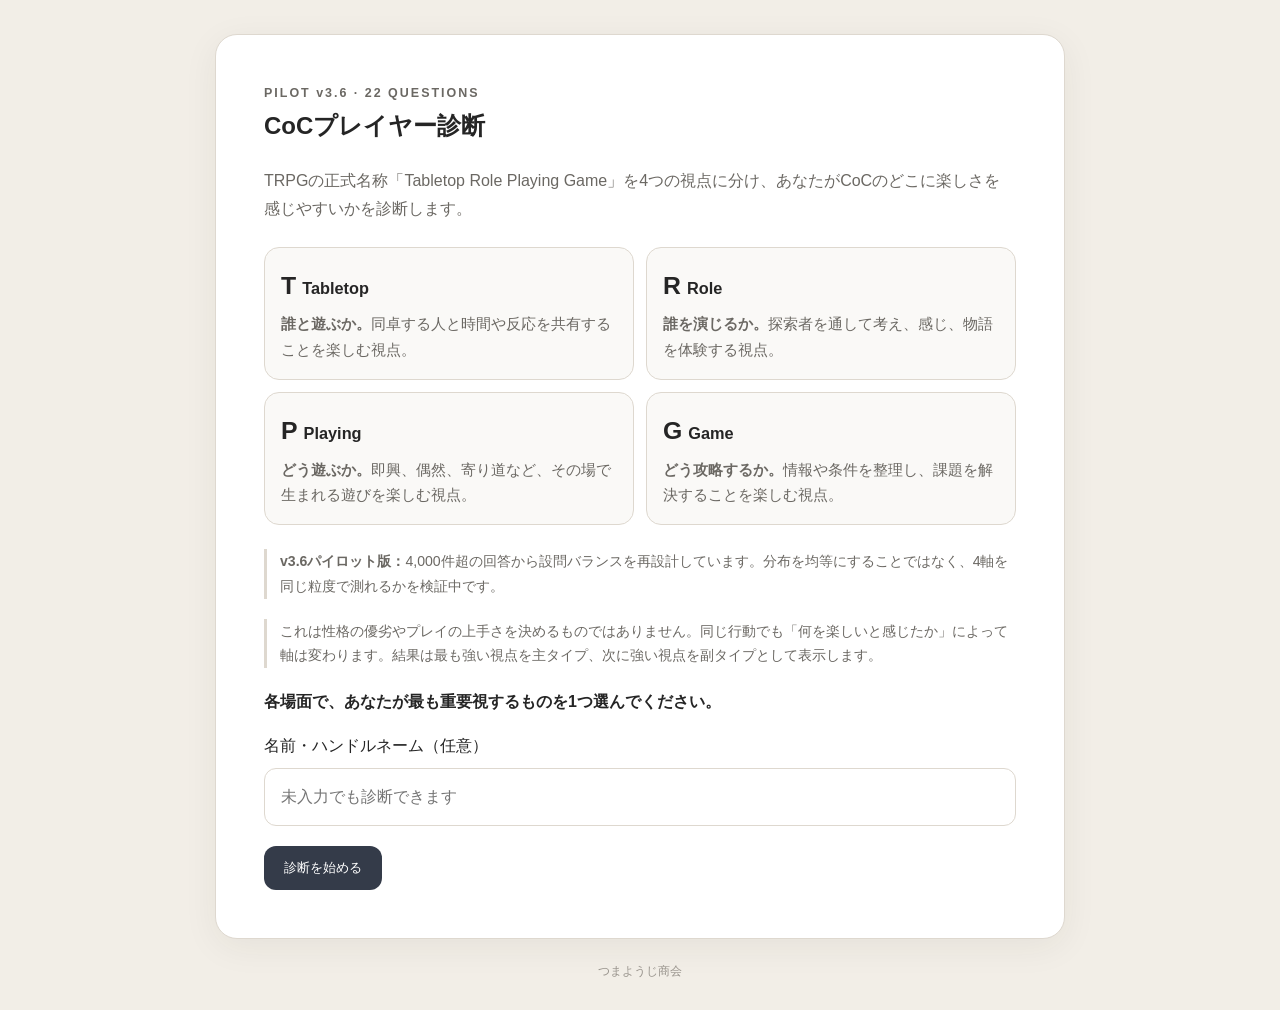
<file: index.html>
<!doctype html>
<html lang="ja">
<head>
<meta charset="utf-8">
<meta name="viewport" content="width=device-width,initial-scale=1">
<title>CoCプレイヤー診断 v3.6</title>
<meta name="description" content="22問で、あなたがCoCのどこに楽しさを感じやすいかを12タイプに診断します。">
<meta property="og:title" content="CoCプレイヤー診断">
<meta property="og:description" content="22問であなたのCoCの遊び方を12タイプに診断。">
<meta property="og:type" content="website">
<meta property="og:url" content="https://kanjiki.github.io/coc-player-type/">
<meta name="twitter:card" content="summary">
<style>
:root{--ink:#252525;--muted:#6b6863;--paper:#f2eee7;--card:#fff;--line:#ded8cf;--accent:#343b49}*{box-sizing:border-box}body{margin:0;background:var(--paper);color:var(--ink);font-family:-apple-system,BlinkMacSystemFont,"Segoe UI","Noto Sans JP",sans-serif;line-height:1.75}.wrap{width:min(850px,calc(100% - 28px));margin:34px auto}.card{background:var(--card);border:1px solid var(--line);border-radius:22px;padding:clamp(22px,5vw,48px);box-shadow:0 8px 35px #342b2010}.hidden{display:none!important}h1,h2,h3,p{margin-top:0}.eyebrow{font-size:.78rem;letter-spacing:.16em;color:var(--muted);font-weight:800}.lead{color:var(--muted)}.axis-grid{display:grid;grid-template-columns:repeat(2,1fr);gap:12px;margin:24px 0}.axis-card{border:1px solid var(--line);border-radius:15px;padding:16px;background:#faf9f7}.axis-card h3{margin:0 0 5px;font-size:1.02rem}.axis-card b{font-size:1.55rem;margin-right:6px}.axis-card p{font-size:.91rem;color:var(--muted);margin:0}.note{font-size:.88rem;color:var(--muted);border-left:3px solid var(--line);padding-left:13px;margin:20px 0}input{width:100%;padding:14px 16px;border:1px solid var(--line);border-radius:12px;font:inherit;margin:8px 0 20px}.btns{display:flex;gap:10px;flex-wrap:wrap}.btn{border:0;border-radius:12px;padding:13px 20px;background:var(--accent);color:#fff;font:700 1rem inherit;cursor:pointer}.btn.sub{background:#ebe7e0;color:var(--ink)}.progress{height:8px;background:#e6e1d9;border-radius:10px;overflow:hidden;margin:12px 0 28px}.progress i{display:block;height:100%;background:var(--accent)}.option{display:block;width:100%;text-align:left;margin:10px 0;padding:15px 17px;border:1px solid var(--line);border-radius:14px;background:#fff;color:var(--ink);font:inherit;cursor:pointer}.option:hover,.option.selected{border-color:var(--accent);background:#f4f5f7}.type{font-size:clamp(2.7rem,11vw,5.7rem);font-weight:900;line-height:1.08;margin:.15em 0}.type-code{margin:7px 0 4px;color:var(--muted);font-weight:900;letter-spacing:.08em}.subtitle{font-size:1.2rem;color:var(--muted);font-weight:700}.box{background:#f7f5f1;border-radius:16px;padding:20px;margin:20px 0}.compat{border-left:6px solid var(--accent)}.scores{display:grid;grid-template-columns:repeat(4,1fr);gap:9px;margin:18px 0}.score{background:#f3f1ed;border-radius:12px;text-align:center;padding:12px 4px}.score b{display:block;font-size:1.3rem}canvas#radar{width:min(100%,650px);display:block;margin:15px auto}.status{color:var(--muted);font-size:.9rem;margin-top:12px}.share-note{color:var(--muted);font-size:.85rem;margin-top:13px}
.related-links{margin:30px 0 4px;padding-top:18px;border-top:1px solid var(--line);text-align:center;color:var(--muted)}
.related-links .related-label{margin:0 0 5px;font-size:.72rem;letter-spacing:.08em;color:#918d86}
.related-links a{color:var(--muted);font-size:.9rem;text-decoration:none;border-bottom:1px solid #cfc9c0;padding-bottom:1px}
.related-links a:hover{color:var(--ink);border-color:var(--muted)}
.site-footer{width:min(850px,calc(100% - 28px));margin:-12px auto 28px;text-align:center;font-size:.76rem;color:#99948d}
.site-footer a{color:inherit;text-decoration:none}
.site-footer a:hover{color:var(--muted)}
@media(max-width:560px){.scores,.axis-grid{grid-template-columns:1fr}.btn{width:100%}}
</style>
</head>
<body>
<main class="wrap">
<section id="start" class="card">
<div class="eyebrow">PILOT v3.6 · 22 QUESTIONS</div><h1>CoCプレイヤー診断</h1>
<p class="lead">TRPGの正式名称「Tabletop Role Playing Game」を4つの視点に分け、あなたがCoCのどこに楽しさを感じやすいかを診断します。</p>
<div class="axis-grid">
<article class="axis-card"><h3><b>T</b>Tabletop</h3><p><strong>誰と遊ぶか。</strong>同卓する人と時間や反応を共有することを楽しむ視点。</p></article>
<article class="axis-card"><h3><b>R</b>Role</h3><p><strong>誰を演じるか。</strong>探索者を通して考え、感じ、物語を体験する視点。</p></article>
<article class="axis-card"><h3><b>P</b>Playing</h3><p><strong>どう遊ぶか。</strong>即興、偶然、寄り道など、その場で生まれる遊びを楽しむ視点。</p></article>
<article class="axis-card"><h3><b>G</b>Game</h3><p><strong>どう攻略するか。</strong>情報や条件を整理し、課題を解決することを楽しむ視点。</p></article>
</div>
<p class="note"><strong>v3.6パイロット版：</strong>4,000件超の回答から設問バランスを再設計しています。分布を均等にすることではなく、4軸を同じ粒度で測れるかを検証中です。</p>
<p class="note">これは性格の優劣やプレイの上手さを決めるものではありません。同じ行動でも「何を楽しいと感じたか」によって軸は変わります。結果は最も強い視点を主タイプ、次に強い視点を副タイプとして表示します。</p>
<p><strong>各場面で、あなたが最も重要視するものを1つ選んでください。</strong></p>
<label>名前・ハンドルネーム（任意）<input id="name" maxlength="40" placeholder="未入力でも診断できます"></label>
<button class="btn" onclick="startDiagnosis()">診断を始める</button>
</section>
<section id="quiz" class="card hidden"><div id="count" class="eyebrow"></div><div class="progress"><i id="bar"></i></div><h2 id="question"></h2><p id="scene" class="lead"></p><div id="options"></div><div class="btns"><button class="btn sub" id="back" onclick="goBack()">戻る</button></div></section>
<section id="result" class="card hidden"><div class="eyebrow">YOUR COC PLAYER TYPE</div><p id="named" class="lead"></p><div id="type" class="type"></div><div id="typeCode" class="type-code"></div><div id="typeName" class="subtitle"></div><canvas id="radar" width="700" height="560"></canvas><div id="scores" class="scores"></div><div class="box"><h3>あなたのプレイスタイル</h3><p id="description"></p></div><div class="box compat"><h3>相性◎ <span id="compatType"></span></h3><p id="compatReason"></p></div><div class="box"><h3>T / R / P / G の読み方</h3><div id="axisDetails" class="axis-grid"></div></div><p id="same" class="lead"></p><div class="btns"><button class="btn" onclick="saveImage()">結果画像を保存</button><button class="btn" onclick="shareX()">Xで共有</button><button class="btn sub" onclick="nativeShare()">共有</button><button class="btn sub" onclick="copyResult()">結果をコピー</button><button class="btn sub" onclick="restart()">もう一度</button></div><p class="share-note">PCなど画像を直接共有できない環境では、結果画像を保存した後にX投稿画面を開きます。</p><p id="status" class="status"></p><div class="related-links"><p class="related-label">他にも作ってます</p><a href="https://kanjiki.github.io/coc-continuation-finder/" target="_blank" rel="noopener noreferrer">この自陣、次どこ行く？</a></div></section>
</main>
<footer class="site-footer"><a href="https://kanjiki.github.io/kanjiki-HP/" target="_blank" rel="noopener noreferrer">つまようじ商会</a></footer>
<script>
const APP_VERSION='3.6.1-pilot';
const SITE_URL='https://kanjiki.github.io/coc-player-type/';
const GAS_API_URL='https://script.google.com/macros/s/AKfycbxpLJ0yHbtepDPN4psF2YjcACxjlDosoeawcub04S1Fw8OlVNQe9ndYoj5sgrIDUpAW0g/exec';
const QUESTIONS=[["卓への誘い","知人からCoCのセッションに誘われた。参加者やシナリオの詳細はまだ決まっていない。参加を考えるとき、一番知りたいのは？",["誰が参加して、どんな雰囲気の卓になりそうか。","どんな立場や関係性の探索者を作れそうか。","どの程度、自分で行動を試したり予定外に動けるシナリオか。","所要時間・難易度・主な目的がどのくらい明確か。"],[1,1,1,1]],["卓前のすり合わせ","初対面の人が多い卓。開始前に一つだけ確認できるなら？",["参加者がどんなノリや会話を好むか。","PC同士をどんな関係性にできそうか。","想定外の提案や寄り道をどこまで歓迎する卓か。","ルール運用や情報共有をどう進める卓か。"],[1,1,1,1]],["シナリオ選択","どれも同じくらい評判が良いシナリオから一つ選ぶ。最後の決め手は？",["このメンバーだからこそ盛り上がりそうなもの。","探索者として強く入り込める役柄や関係性があるもの。","選択や試行によって展開が変わりそうなもの。","推理・調査・戦闘など、考え応えのある課題がありそうなもの。"],[1,1,1,1]],["HOを握るなら","どのHOも設定の魅力は同じくらい。最後の決め手は？",["他PCとのやり取りが自然に多くなりそうなHO。","自分が演じたい人物像を深く掘れそうなHO。","行動や解釈の裁量が大きそうなHO。","自分の役割や得意分野がはっきりしそうなHO。"],[1,1,1,1]],["探索者作成","新しい探索者を作る。何を重視する？",["誰かと組んだときに会話や絡みが生まれやすい人物。","どんな人生を送り、何を大切にしている人物か。","こんな人物を作ったら卓でどうなるか。","技能や能力値を見て役立つ構成。"],[1,1,1,1]],["セッション開始","このシナリオでは探索者の行動にかなり自由度がある。",["このメンバーで好きに遊べることが楽しみ。","探索者が最も行いそうな行動を考える。","普段ならしない行動も選択肢に入れたい。","最もゴールに近づく行動を取る。"],[1,1,1,1]],["NPCとの会話","会話が続くが、事件に関係する情報はまだ出てこない。",["他のPLの反応を見ることも含めて楽しめる。","探索者ならどんな態度を取るか考える。","事件と関係のない話題まで広げてみる。","会話を整理して要点を聞きたい。"],[1,1,1,1]],["追加行動","一度だけ、通常より一回多く行動できるボーナスを得た。どこで使いたい？",["仲間との連携や、他PCの見せ場が広がる場面。","探索者らしい行動を最後まで通したい場面。","普段なら選ばない手段を試してみたい場面。","成功すれば局面が大きく有利になる場面。"],[1,1,1,1]],["発狂","あなたの探索者は発狂してしまった。",["他PLにも伝わりやすい発狂ロールプレイをする。","探索者に最もふさわしい発狂ロールプレイをする。","発狂を逆手に取り何かできないか考える。","速やかに精神分析を要求する。"],[1,1,1,1]],["偶然の失敗","重要な判定に失敗し、予想外の状況になった。まず気になるのは？",["その失敗に対して他のPLがどう反応するか。","探索者がその失敗をどう受け止めるか。","失敗で生まれた新しい状況を何に使えるか。","次はどうすれば成功率を上げられるか。"],[1,1,1,1]],["他PLの発言","別のPLがシリアスな場面で少し場違いな発言をした。",["その一言で卓全体の空気が変わるのも楽しい。","探索者ならどう受け取るか考える。","流れに乗って自分も軽い返しをしてみる。","その発言が場面や交渉にどう影響するか整理する。"],[1,1,1,1]],["戦闘の進め方","探索者たちは戦闘に突入した。何を一番意識する？",["仲間と声を掛け合いながら戦う流れ。","戦闘中も探索者らしい判断や台詞を通すこと。","地形・道具・技能を組み合わせて定石外の手を試すこと。","敵味方の状態を見て最も有効な行動を選ぶこと。"],[1,1,1,1]],["未知の装置","目的に関係ありそうな未知の装置を見つけた。説明は不十分で、触れば何か起きそうだ。",["皆で意見を出し合い、納得できる触り方を決める。","探索者の性格や知識なら触るかどうかで決める。","小さく試して反応を見ながら仕組みを探る。","周辺情報を集め、条件とリスクを整理してから動く。"],[1,1,1,1]],["探索中の寄り道","本筋とは関係なさそうな場所を見つけた。",["皆で見て回る時間も楽しそう。","探索者が興味を持つか考える。","関係がなさそうだからこそ寄り道したい。","残り時間から寄る価値を判断する。"],[1,1,1,1]],["KPの想定外","KPの想定していなかった方法で問題が解決した。何が一番面白い、または嬉しい？",["その『まさか』を皆で共有できたこと。","探索者の選択として自然に成立したこと。","予定外の結果から新しい選択肢が生まれたこと。","一つ課題を解決し、次へ進めるようになったこと。"],[1,1,1,1]],["危険な呪文","大きな代償を伴うが状況を打開できる呪文が見つかった。",["皆で使うかどうか相談する。","探索者なら代償込みで使うか判断する。","条件を変えられる部分がないか、試し方を考える。","成功率と代償を比較して実行する価値を判断する。"],[1,1,1,1]],["自由時間","予定より早く本筋が一段落し、30分ほど自由に使えることになった。何をしたい？",["PCやPL同士の会話・交流の時間にする。","探索者個人の気持ちや関係を掘り下げる場面をやる。","気になっていた場所や行動を試してみる。","未回収の情報や追加で解ける課題を確認する。"],[1,1,1,1]],["探索者の死","自分の探索者が瀕死になった。",["それすら楽しい思い出になると感じる。","死ぬ間際のロールプレイを考える。","最後に思い切ったことをしたい。","生存率を上げる手段を整理する。"],[1,1,1,1]],["セッション終了","セッションが終わった直後、最初に考えがちなのは？",["他の参加者とどの場面を話したいか。","探索者やNPCがこの後どうなるか。","選ばなかった手や別の分岐なら何が起きたか。","見落とした情報や、もっと良い解法がなかったか。"],[1,1,1,1]],["セッション後","感想を話している。",["PL会議が盛り上がったことを振り返る。","探索者の心情を振り返る。","予想外に転がった場面を振り返る。","別の判断ならもっと上手く進めたか考える。"],[1,1,1,1]],["次回の卓","同じくらい魅力的な卓が4つある。最後の決め手を一つだけ選ぶなら？",["気の合う人と一緒に遊べる。","強く演じてみたい探索者や関係性がある。","自分なりに試せる余地や予想外の展開が多い。","考えて突破する手応えのある課題がある。"],[1,1,1,1]],["最後に語るなら","セッションの面白さを一つだけ人に話すなら、何を話したくなる？",["卓のみんなとの掛け合いや空気。","探索者が何を感じ、どんな選択をしたか。","試したことから予想外の展開が生まれた場面。","情報をつなぎ、難しい状況を解決した過程。"],[1,1,1,1]]];
const KEYS=['T','R','P','G'];
const NAMES={T:'Tabletop',R:'Role',P:'Playing',G:'Game'};
const TYPE_NICKNAMES={TR:'共演卓型',TP:'ハプニング卓型',TG:'チーム攻略型',RT:'関係性演者型',RP:'即興役者型',RG:'役柄攻略型',PT:'巻き込み即興型',PR:'即興ドラマ型',PG:'奇策攻略型',GT:'協働攻略型',GR:'キャラ戦術型',GP:'実験攻略型'};
const AXES={T:['誰と遊ぶか','人と同じ時間や出来事を共有することに価値を置く視点です。場の反応や関係を受け止め、皆が参加しやすい空気を育てます。強く出ると、慣れたメンバーや共有済みの作法を安心材料にし、新しい形式には慎重になることがあります。'],R:['誰を演じるか','探索者を媒介に、世界を考え、感じ、選択することに価値を置く視点です。人物像や関係に説得力と余韻を生みます。強く出ると、自分の探索者の体験だけで満足し、卓全体への目配りが後になることがあります。'],P:['どう遊ぶか','正解だけでなく、即興、偶然、寄り道、試みから生まれる遊びに価値を置く視点です。予定外を展開へ変え、卓に新鮮さを加えます。強く出ると、自分が面白いと感じた発想が周囲にも同じように届いていると思いやすいことがあります。'],G:['どう攻略するか','情報、条件、リスクを整理し、与えられた課題を解決することに価値を置く視点です。目的を見失わず、セッションを前へ進めます。強く出ると、決められた課題の処理に集中し、目的のない寄り道や課題自体の組み替えを後回しにすることがあります。']};
const TYPE_DATA={TR:['つながりを育てる物語の伴走者','同卓する人との空気や関係を大切にしながら、探索者同士の感情や物語を味わうタイプです。相手の表現を受け止め、会話に温度を生むのが得意。慣れた関係や共有された作法を安心材料にするぶん、新しい進め方には少し時間をかけて馴染むことがあります。'],TP:['みんなの遊びを広げるムードメーカー','卓全体の楽しさを見ながら、偶然や寄り道を遊びへ変えるタイプです。場の反応を拾って展開を柔らかく広げます。周囲への配慮が発想の安全網になる一方、いつもの空気を守ろうとして大胆な案を一度見送ることもあります。'],TG:['卓を整える安定進行サポーター','参加者の歩調を見ながら、今必要な行動を着実に進めるタイプです。情報整理や役割分担を通じて、誰も置いていかない進行を支えます。既に共有された目的や手順には強い一方、前例のない方針には慎重に確かめてから動く傾向があります。'],RT:['関係の中で探索者を生きる演技派','探索者の気持ちや背景を軸にしつつ、他のPCとの関係の中で表現を深めるタイプです。やり取りに説得力と余韻を生みます。自分の探索者の体験に集中すると、その場で十分楽しめているぶん、全体の進行への目配りが後になることがあります。'],RP:['ひらめきで物語を動かす主人公肌','探索者らしさを起点に、予想外の選択や展開まで楽しむタイプです。キャラクターの衝動を生きた物語へ変える力があります。自分の中で面白さがはっきりしているほど、その魅力が他の参加者にも共有されているかを確認し忘れることがあります。'],RG:['信念と解決を両立する実践派','探索者として筋の通った選択をしながら、事件の解決にも責任を持つタイプです。物語上の納得感と成果を両立させます。人物像と目的の両方を大切にするため、即興的な方向転換には理由や手応えを求めやすい傾向があります。'],PT:['場を読んで仕掛けるアイデアメーカー','面白い出来事を自分から生み出しつつ、卓の反応を見て強さを調整できるタイプです。発想と気配りを両立し、停滞した場面へ風を入れます。手応えのあるアイデアほど自信を持ちやすいので、周囲が別の楽しみを見ている時には一呼吸置くと魅力がより伝わります。'],PR:['キャラクターで驚きを生む表現者','まず面白い展開を見つけ、それを探索者らしい行動として形にするタイプです。卓に忘れがたい瞬間を作る創造力があります。自分の発想とキャラクター像が強く結びつくほど、周囲にも同じ面白さが届いていると感じやすい面があります。'],PG:['試して突破するトリックスター','定石に限らず面白そうな方法を試し、使えるものを解決へつなげるタイプです。停滞を破る実験精神と実用性を備えます。発想が成果へ直結すると、人間関係や感情の過程を短く扱いやすいため、仲間の反応を拾うと強みがさらに活きます。'],GT:['全員を前へ運ぶナビゲーター','事件解決を軸に、参加者が動きやすい順序や役割を整えるタイプです。目的を見失わず、卓全体を安定して前進させます。与えられた課題の処理には特に強い一方、課題そのものを作り替える発想は、他の人の提案から得ることが多いでしょう。'],GR:['探索者らしく解き明かす戦略家','事件を解決することを優先しながら、探索者の人格や選択にも筋を通すタイプです。効率だけでなく物語として納得できる攻略を組み立てます。明確な目的と人物像があるほど力を発揮する反面、目的の見えない寄り道には価値を見つけるまで少し時間がかかります。'],GP:['手段を発明する攻略クリエイター','ゴールを見据えながら、常識にとらわれない方法を試すタイプです。与えられた問題を柔軟な手段で解くことに強く、突破口を作ります。成功条件へ意識が集まると、人物同士の感情や過程を結果より軽く見ることがあるため、そこを拾う仲間がいると幅が広がります。']};
const COMPAT={TR:['GT','GTが次に必要な行動を示し、TRが人間関係と会話に厚みを加えます。進行と交流を自然に分担できる組み合わせです。'],TP:['GR','TPの柔らかな発想を、GRが探索者らしさと解決の両面から形にします。遊び心がシナリオへきれいにつながります。'],TG:['RT','TGが全員の歩調と進行を整え、RTが場面に感情と物語を加えます。安定した卓に印象深い交流が生まれます。'],RT:['TG','TGが迷いなく場面を前へ運ぶため、RTは探索者同士の関係や感情表現に集中できます。互いの得意分野が明確です。'],RP:['GT','GTが目的と卓全体の見通しを支え、RPが探索者ならではの意外性を加えます。自由な表現が物語の前進へ結びつきます。'],RG:['TP','TPが周囲を見ながら安全な変化を持ち込み、RGがそれを探索者らしい解決へ整えます。堅実さと遊び心が両立します。'],PT:['GR','PTが場を動かすアイデアを出し、GRが人物像と目的に沿って磨きます。発想担当と編集担当のように力を合わせられます。'],PR:['TG','TGが共有目的と安定した足場を作ることで、PRの大胆な表現が卓全体へ届きやすくなります。刺激と安定が互いを引き立てます。'],PG:['TR','PGの実験的な攻略に、TRが仲間との関係や場の反応を結びつけます。面白い方法が全員の体験として育つ組み合わせです。'],GT:['RP','GTがセッションを前へ運び、RPが探索者ならではの感情と意外性を加えます。達成だけで終わらない物語が生まれます。'],GR:['PT','GRの筋道ある攻略に、PTが周囲へ配慮した偶発性を持ち込みます。完成度と新鮮さを同時に高められます。'],GP:['TR','GPが柔軟な方法で突破口を作り、TRがその過程を人や探索者の関係へつなぎます。攻略が共有した物語として残ります。']};
let index=0,answers=Array(22).fill(null),orders=[],resultData=null;const progressLogged=new Set();
function el(id){return document.getElementById(id)}function show(id){['start','quiz','result'].forEach(x=>el(x).classList.toggle('hidden',x!==id))}
function createSessionId(){try{if(crypto&&crypto.randomUUID)return crypto.randomUUID()}catch(e){}return 's_'+Date.now().toString(36)+'_'+Math.random().toString(36).slice(2,12)}let sessionId='';try{sessionId=sessionStorage.getItem('coc_diag_session_id')||'';if(!sessionId){sessionId=createSessionId();sessionStorage.setItem('coc_diag_session_id',sessionId)}}catch(e){sessionId=createSessionId()}
function detectSource(){try{const src=new URLSearchParams(location.search).get('src');if(src==='x')return'x';if(!document.referrer)return'direct';const host=new URL(document.referrer).hostname.toLowerCase();if(host==='x.com'||host.endsWith('.x.com')||host==='twitter.com'||host.endsWith('.twitter.com')||host==='t.co')return'x';return'other'}catch(e){return document.referrer?'other':'direct'}}function deviceClass(){return/Android|iPhone|iPad|iPod|Mobile/i.test(navigator.userAgent||'')?'mobile':'desktop'}
function postPayload(action,data,preferBeacon=false){
  const form=new URLSearchParams();
  form.set('payload',JSON.stringify({action,data}));
  const body=form.toString();
  if(preferBeacon&&navigator.sendBeacon){
    try{
      const ok=navigator.sendBeacon(GAS_API_URL,new Blob([body],{type:'application/x-www-form-urlencoded;charset=UTF-8'}));
      if(ok)return Promise.resolve(true);
    }catch(e){}
  }
  return fetch(GAS_API_URL,{method:'POST',mode:'no-cors',headers:{'Content-Type':'application/x-www-form-urlencoded;charset=UTF-8'},body,keepalive:true})
    .then(()=>true)
    .catch(()=>false);
}
function postToGas(action,data){return postPayload(action,data,false)}
const FUNNEL_QUEUE_KEY='coc_diag_funnel_queue_v3';
const FUNNEL_CRITICAL_EVENTS=new Set(['page_view','start','question_progress','result_view']);
let funnelQueue=[],funnelFlushTimer=null;
try{
  const saved=JSON.parse(localStorage.getItem(FUNNEL_QUEUE_KEY)||'[]');
  if(Array.isArray(saved))funnelQueue=saved.slice(-120);
}catch(e){}
function persistFunnelQueue(){try{localStorage.setItem(FUNNEL_QUEUE_KEY,JSON.stringify(funnelQueue.slice(-120)))}catch(e){}}
function scheduleFunnelFlush(delay=500){
  if(funnelFlushTimer)return;
  funnelFlushTimer=setTimeout(()=>{funnelFlushTimer=null;flushFunnelQueue(false)},delay);
}
async function flushFunnelQueue(preferBeacon=false){
  if(!funnelQueue.length)return true;
  const batch=funnelQueue.slice(0,25);
  const ok=await postPayload('funnelBatch',batch,preferBeacon);
  if(ok){
    funnelQueue.splice(0,batch.length);
    persistFunnelQueue();
  }
  if(funnelQueue.length&&!preferBeacon)scheduleFunnelFlush(ok?700:1500);
  return ok;
}
function logFunnel(event,extra={}){
  const item={appVersion:APP_VERSION,sessionId,event,source:detectSource(),type:resultData?resultData.type:'',questionIndex:extra.questionIndex==null?'':extra.questionIndex,shareMethod:extra.shareMethod||'',referrer:document.referrer||'',deviceClass:deviceClass(),success:typeof extra.success==='boolean'?extra.success:'',note:extra.note||'',clientTs:Date.now()};
  if(FUNNEL_CRITICAL_EVENTS.has(event)){
    const key=event+'|'+(item.questionIndex||'');
    if(funnelQueue.some(x=>x&&x.sessionId===sessionId&&(x.event+'|'+(x.questionIndex||''))===key))return;
    // Critical milestones use two independent delivery paths.
    // GAS dedupe keeps successful duplicates to one row.
    postPayload('funnel',item,false).catch(()=>false);
  }
  funnelQueue.push(item);
  persistFunnelQueue();
  scheduleFunnelFlush(FUNNEL_CRITICAL_EVENTS.has(event)?80:500);
}
function startDiagnosis(){index=0;answers=Array(22).fill(null);orders=QUESTIONS.map(q=>q[2].map((_,i)=>i).sort(()=>Math.random()-.5));progressLogged.clear();logFunnel('start');show('quiz');renderQuestion()}
function renderQuestion(){const q=QUESTIONS[index];el('count').textContent='QUESTION '+(index+1)+' / 22';el('bar').style.width=((index+1)/22*100)+'%';el('question').textContent=q[0];el('scene').textContent=q[1];el('back').disabled=index===0;el('options').innerHTML='';orders[index].forEach(i=>{const b=document.createElement('button');b.className='option'+(answers[index]===i?' selected':'');b.textContent=q[2][i];b.onclick=()=>choose(i);el('options').appendChild(b)})}
function choose(i){answers[index]=i;const n=index+1;if([5,10,15,20,22].includes(n)&&!progressLogged.has(n)){progressLogged.add(n);logFunnel('question_progress',{questionIndex:n})}if(index<21){index++;renderQuestion()}else finish()}function goBack(){if(index>0){index--;renderQuestion()}}
function finish(){const raw={T:0,R:0,P:0,G:0},max={T:0,R:0,P:0,G:0};QUESTIONS.forEach((q,qi)=>{KEYS.forEach((k,i)=>max[k]+=q[3][i]||0);const a=answers[qi];if(a<4)raw[KEYS[a]]+=q[3][a]||0});const scores={};KEYS.forEach(k=>scores[k]=Math.round(raw[k]/max[k]*250)/10);const sorted=KEYS.slice().sort((a,b)=>scores[b]-scores[a]||KEYS.indexOf(a)-KEYS.indexOf(b));const type=sorted[0]+sorted[1];resultData={name:el('name').value.trim(),type,scores,description:TYPE_DATA[type][1],typeName:TYPE_DATA[type][0],nickname:TYPE_NICKNAMES[type],compat:COMPAT[type]};renderResult();show('result');logFunnel('result_view',{questionIndex:22});saveToSheet()}
function renderResult(){const r=resultData;el('named').textContent=r.name?r.name+'さんの診断結果':'';el('type').textContent=r.nickname;el('typeCode').textContent=r.type+' · '+NAMES[r.type[0]]+' × '+NAMES[r.type[1]];el('typeName').textContent=r.typeName;el('description').textContent=r.description;el('compatType').textContent=r.compat[0]+'（'+(TYPE_NICKNAMES[r.compat[0]]||'')+'）';el('compatReason').textContent=r.compat[1];el('scores').innerHTML=KEYS.map(k=>'<div class="score">'+k+'<b>'+r.scores[k].toFixed(1)+'</b>/ 25</div>').join('');el('axisDetails').innerHTML=KEYS.map(k=>'<article class="axis-card"><h3><b>'+k+'</b>'+NAMES[k]+' — '+AXES[k][0]+'</h3><p>'+AXES[k][1]+'</p></article>').join('');drawRadar(el('radar').getContext('2d'),r.scores,350,275,195)}
function saveToSheet(){postToGas('saveResponse',{appVersion:APP_VERSION,sessionId,source:detectSource(),referrer:document.referrer||'',deviceClass:deviceClass(),name:resultData.name,type:resultData.type,scores:resultData.scores,answers:answers.map(i=>String.fromCharCode(65+i))});el('same').textContent='回答を集計へ送信しました。'}
function drawRadar(ctx,s,cx,cy,r){if(ctx.canvas.width<=700)ctx.clearRect(0,0,ctx.canvas.width,ctx.canvas.height);const scale=Math.max(5,Math.max(...KEYS.map(k=>s[k]))*1.12),pts=i=>[cx+Math.sin(Math.PI/2*i)*r,cy-Math.cos(Math.PI/2*i)*r];ctx.strokeStyle='#d5d1ca';ctx.lineWidth=2;for(let n=1;n<=5;n++){ctx.beginPath();for(let i=0;i<4;i++){const p=pts(i),f=n/5,x=cx+(p[0]-cx)*f,y=cy+(p[1]-cy)*f;i?ctx.lineTo(x,y):ctx.moveTo(x,y)}ctx.closePath();ctx.stroke()}ctx.fillStyle='#343b4955';ctx.strokeStyle='#343b49';ctx.lineWidth=4;ctx.beginPath();KEYS.forEach((k,i)=>{const p=pts(i),f=Math.min(1,s[k]/scale),x=cx+(p[0]-cx)*f,y=cy+(p[1]-cy)*f;i?ctx.lineTo(x,y):ctx.moveTo(x,y)});ctx.closePath();ctx.fill();ctx.stroke();ctx.fillStyle='#252525';ctx.font='700 26px sans-serif';ctx.textAlign='center';KEYS.forEach((k,i)=>{const p=pts(i);ctx.fillText(k,p[0],p[1]+(i===2?30:i===0?-15:8))})}
function shareText(){const r=resultData,who=r.name?r.name+'さんの':'私の';return who+'CoCプレイヤータイプは【'+r.nickname+'（'+r.type+'）】でした！\nあなたは何型？\n'+SITE_URL+'?src=x\n#CoCプレイヤー診断 #クトゥルフ神話TRPG'}
function roundRect(ctx,a,b,w,h,r){ctx.beginPath();if(typeof ctx.roundRect==='function'){ctx.roundRect(a,b,w,h,r);return}const rr=Math.min(r,w/2,h/2);ctx.moveTo(a+rr,b);ctx.arcTo(a+w,b,a+w,b+h,rr);ctx.arcTo(a+w,b+h,a,b+h,rr);ctx.arcTo(a,b+h,a,b,rr);ctx.arcTo(a,b,a+w,b,rr);ctx.closePath()}
function fitFont(ctx,text,maxWidth,startSize,minSize,weight='900'){let size=startSize;while(size>minSize){ctx.font=weight+' '+size+'px sans-serif';if(ctx.measureText(text).width<=maxWidth)return size;size-=2}ctx.font=weight+' '+minSize+'px sans-serif';return minSize}
function buildCanvas(){const c=document.createElement('canvas');c.width=1200;c.height=1200;const x=c.getContext('2d'),r=resultData;x.fillStyle='#f2eee7';x.fillRect(0,0,1200,1200);x.fillStyle='#fff';roundRect(x,55,45,1090,1110,35);x.fill();x.textAlign='center';x.fillStyle='#6b6863';x.font='800 28px sans-serif';x.fillText('CoCプレイヤー診断',600,105);x.fillStyle='#252525';fitFont(x,r.nickname,960,92,58,'900');x.fillText(r.nickname,600,225);x.fillStyle='#6b6863';x.font='900 34px sans-serif';x.fillText(r.type+' · '+NAMES[r.type[0]]+' × '+NAMES[r.type[1]],600,285);drawRadar(x,r.scores,600,540,185);const boxY=790,boxW=205,gap=20,total=boxW*4+gap*3,startX=(1200-total)/2;KEYS.forEach((k,i)=>{const bx=startX+i*(boxW+gap);x.fillStyle='#f3f1ed';roundRect(x,bx,boxY,boxW,135,20);x.fill();x.textAlign='center';x.fillStyle='#252525';x.font='900 28px sans-serif';x.fillText(k,bx+boxW/2,boxY+42);x.font='900 39px sans-serif';x.fillText(r.scores[k].toFixed(1),bx+boxW/2,boxY+88);x.fillStyle='#777';x.font='600 18px sans-serif';x.fillText('/ 25',bx+boxW/2,boxY+116)});x.fillStyle='#252525';x.font='800 34px sans-serif';x.fillText('あなたは何型？',600,1010);x.fillStyle='#777';x.font='600 23px sans-serif';x.fillText('#CoCプレイヤー診断',600,1060);x.fillStyle='#8a8782';x.font='500 18px sans-serif';x.fillText('@kanjiki_trpg',600,1100);return c}
function canvasBlob(c){return new Promise((ok,no)=>c.toBlob(b=>b?ok(b):no(new Error('画像を作成できませんでした。')),'image/png'))}function safeFileName(t){return String(t||'result').replace(/[\\/:*?"<>|]/g,'_')}function downloadBlob(blob){const a=document.createElement('a'),u=URL.createObjectURL(blob);a.href=u;a.download='CoCプレイヤー診断_'+safeFileName(resultData.name||resultData.type)+'.png';document.body.appendChild(a);a.click();a.remove();setTimeout(()=>URL.revokeObjectURL(u),1500)}
async function saveImage(){try{const blob=await canvasBlob(buildCanvas());downloadBlob(blob);el('status').textContent='結果画像を保存しました。';logFunnel('image_save',{shareMethod:'download',success:true})}catch(e){el('status').textContent='結果画像の保存に失敗しました。';logFunnel('image_save',{shareMethod:'download',success:false})}}
async function shareX(){logFunnel('share_click',{shareMethod:'web_share'});try{const blob=await canvasBlob(buildCanvas()),file=new File([blob],'CoCプレイヤー診断_'+safeFileName(resultData.type)+'.png',{type:'image/png'});if(navigator.share&&(!navigator.canShare||navigator.canShare({files:[file]}))){try{await navigator.share({title:'CoCプレイヤー診断',text:shareText(),files:[file]});el('status').textContent='共有メニューを開きました。Xを選ぶと画像付きで共有できます。';logFunnel('share_success',{shareMethod:'web_share',success:true});return}catch(e){if(e&&e.name==='AbortError'){el('status').textContent='共有をキャンセルしました。';return}}}downloadBlob(blob);logFunnel('image_save',{shareMethod:'download',success:true});const url='https://twitter.com/intent/tweet?text='+encodeURIComponent(shareText()),opened=window.open(url,'_blank','noopener,noreferrer');if(opened){el('status').textContent='①結果画像を保存しました → ②Xの投稿画面を開きました → ③保存した画像を添付してください。';logFunnel('x_intent_open',{shareMethod:'x_intent',success:true})}else{el('status').textContent='結果画像は保存しました。Xを開けなかったため、手動でXを開いて画像を添付してください。';logFunnel('x_intent_open',{shareMethod:'x_intent',success:false})}}catch(e){el('status').textContent='共有の準備に失敗しました。';logFunnel('share_success',{shareMethod:'web_share',success:false})}}
async function nativeShare(){logFunnel('share_click',{shareMethod:'web_share'});try{const blob=await canvasBlob(buildCanvas()),file=new File([blob],'CoCプレイヤー診断_'+safeFileName(resultData.type)+'.png',{type:'image/png'});if(navigator.share&&(!navigator.canShare||navigator.canShare({files:[file]}))){try{await navigator.share({title:'CoCプレイヤー診断',text:shareText(),files:[file]});el('status').textContent='共有メニューを開きました。';logFunnel('share_success',{shareMethod:'web_share',success:true});return}catch(e){if(e&&e.name==='AbortError')return}}await copyResult()}catch(e){await copyResult()}}
async function copyResult(){try{await navigator.clipboard.writeText(shareText());el('status').textContent='共有文をコピーしました。'}catch(e){el('status').textContent='コピーできませんでした。'}}function restart(){answers=Array(22).fill(null);orders=[];resultData=null;index=0;progressLogged.clear();el('same').textContent='';el('status').textContent='';show('start')}
document.addEventListener('DOMContentLoaded',()=>{logFunnel('page_view');setTimeout(()=>flushFunnelQueue(false),120)});window.addEventListener('pagehide',()=>flushFunnelQueue(true));document.addEventListener('visibilitychange',()=>{if(document.visibilityState==='hidden')flushFunnelQueue(true)});
</script>
</body>
</html>
</file>
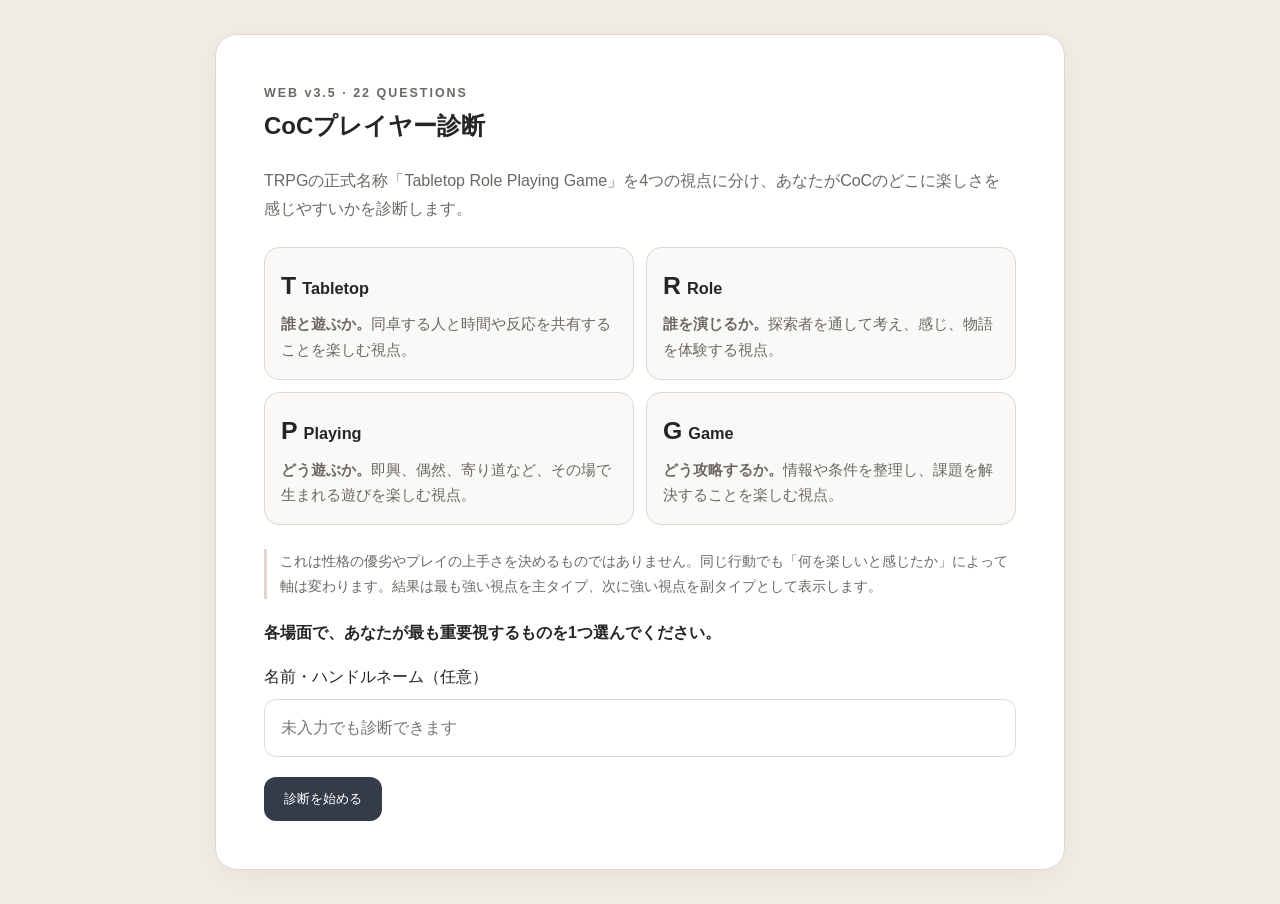
<file: v35/index.html>
<!doctype html>
<html lang="ja">
<head>
<meta charset="utf-8">
<meta name="viewport" content="width=device-width,initial-scale=1">
<title>CoCプレイヤー診断</title>
<meta name="description" content="22問で、あなたがCoCのどこに楽しさを感じやすいかを12タイプに診断します。">
<meta property="og:title" content="CoCプレイヤー診断">
<meta property="og:description" content="22問であなたのCoCの遊び方を12タイプに診断。">
<meta property="og:type" content="website">
<meta property="og:url" content="https://kanjiki.github.io/coc-player-type/">
<meta name="twitter:card" content="summary">
<style>
:root{--ink:#252525;--muted:#6b6863;--paper:#f2eee7;--card:#fff;--line:#ded8cf;--accent:#343b49}*{box-sizing:border-box}body{margin:0;background:var(--paper);color:var(--ink);font-family:-apple-system,BlinkMacSystemFont,"Segoe UI","Noto Sans JP",sans-serif;line-height:1.75}.wrap{width:min(850px,calc(100% - 28px));margin:34px auto}.card{background:var(--card);border:1px solid var(--line);border-radius:22px;padding:clamp(22px,5vw,48px);box-shadow:0 8px 35px #342b2010}.hidden{display:none!important}h1,h2,h3,p{margin-top:0}.eyebrow{font-size:.78rem;letter-spacing:.16em;color:var(--muted);font-weight:800}.lead{color:var(--muted)}.axis-grid{display:grid;grid-template-columns:repeat(2,1fr);gap:12px;margin:24px 0}.axis-card{border:1px solid var(--line);border-radius:15px;padding:16px;background:#faf9f7}.axis-card h3{margin:0 0 5px;font-size:1.02rem}.axis-card b{font-size:1.55rem;margin-right:6px}.axis-card p{font-size:.91rem;color:var(--muted);margin:0}.note{font-size:.88rem;color:var(--muted);border-left:3px solid var(--line);padding-left:13px;margin:20px 0}input{width:100%;padding:14px 16px;border:1px solid var(--line);border-radius:12px;font:inherit;margin:8px 0 20px}.btns{display:flex;gap:10px;flex-wrap:wrap}.btn{border:0;border-radius:12px;padding:13px 20px;background:var(--accent);color:#fff;font:700 1rem inherit;cursor:pointer}.btn.sub{background:#ebe7e0;color:var(--ink)}.progress{height:8px;background:#e6e1d9;border-radius:10px;overflow:hidden;margin:12px 0 28px}.progress i{display:block;height:100%;background:var(--accent)}.option{display:block;width:100%;text-align:left;margin:10px 0;padding:15px 17px;border:1px solid var(--line);border-radius:14px;background:#fff;color:var(--ink);font:inherit;cursor:pointer}.option:hover,.option.selected{border-color:var(--accent);background:#f4f5f7}.type{font-size:clamp(2.7rem,11vw,5.7rem);font-weight:900;line-height:1.08;margin:.15em 0}.type-code{margin:7px 0 4px;color:var(--muted);font-weight:900;letter-spacing:.08em}.subtitle{font-size:1.2rem;color:var(--muted);font-weight:700}.box{background:#f7f5f1;border-radius:16px;padding:20px;margin:20px 0}.compat{border-left:6px solid var(--accent)}.scores{display:grid;grid-template-columns:repeat(4,1fr);gap:9px;margin:18px 0}.score{background:#f3f1ed;border-radius:12px;text-align:center;padding:12px 4px}.score b{display:block;font-size:1.3rem}canvas#radar{width:min(100%,650px);display:block;margin:15px auto}.status{color:var(--muted);font-size:.9rem;margin-top:12px}.share-note{color:var(--muted);font-size:.85rem;margin-top:13px}@media(max-width:560px){.scores,.axis-grid{grid-template-columns:1fr}.btn{width:100%}}
</style>
</head>
<body>
<main class="wrap">
<section id="start" class="card">
<div class="eyebrow">WEB v3.5 · 22 QUESTIONS</div><h1>CoCプレイヤー診断</h1>
<p class="lead">TRPGの正式名称「Tabletop Role Playing Game」を4つの視点に分け、あなたがCoCのどこに楽しさを感じやすいかを診断します。</p>
<div class="axis-grid">
<article class="axis-card"><h3><b>T</b>Tabletop</h3><p><strong>誰と遊ぶか。</strong>同卓する人と時間や反応を共有することを楽しむ視点。</p></article>
<article class="axis-card"><h3><b>R</b>Role</h3><p><strong>誰を演じるか。</strong>探索者を通して考え、感じ、物語を体験する視点。</p></article>
<article class="axis-card"><h3><b>P</b>Playing</h3><p><strong>どう遊ぶか。</strong>即興、偶然、寄り道など、その場で生まれる遊びを楽しむ視点。</p></article>
<article class="axis-card"><h3><b>G</b>Game</h3><p><strong>どう攻略するか。</strong>情報や条件を整理し、課題を解決することを楽しむ視点。</p></article>
</div>
<p class="note">これは性格の優劣やプレイの上手さを決めるものではありません。同じ行動でも「何を楽しいと感じたか」によって軸は変わります。結果は最も強い視点を主タイプ、次に強い視点を副タイプとして表示します。</p>
<p><strong>各場面で、あなたが最も重要視するものを1つ選んでください。</strong></p>
<label>名前・ハンドルネーム（任意）<input id="name" maxlength="40" placeholder="未入力でも診断できます"></label>
<button class="btn" onclick="startDiagnosis()">診断を始める</button>
</section>
<section id="quiz" class="card hidden"><div id="count" class="eyebrow"></div><div class="progress"><i id="bar"></i></div><h2 id="question"></h2><p id="scene" class="lead"></p><div id="options"></div><div class="btns"><button class="btn sub" id="back" onclick="goBack()">戻る</button></div></section>
<section id="result" class="card hidden"><div class="eyebrow">YOUR COC PLAYER TYPE</div><p id="named" class="lead"></p><div id="type" class="type"></div><div id="typeCode" class="type-code"></div><div id="typeName" class="subtitle"></div><canvas id="radar" width="700" height="560"></canvas><div id="scores" class="scores"></div><div class="box"><h3>あなたのプレイスタイル</h3><p id="description"></p></div><div class="box compat"><h3>相性◎ <span id="compatType"></span></h3><p id="compatReason"></p></div><div class="box"><h3>T / R / P / G の読み方</h3><div id="axisDetails" class="axis-grid"></div></div><p id="same" class="lead"></p><div class="btns"><button class="btn" onclick="saveImage()">結果画像を保存</button><button class="btn" onclick="shareX()">Xで共有</button><button class="btn sub" onclick="nativeShare()">共有</button><button class="btn sub" onclick="copyResult()">結果をコピー</button><button class="btn sub" onclick="restart()">もう一度</button></div><p class="share-note">PCなど画像を直接共有できない環境では、結果画像を保存した後にX投稿画面を開きます。</p><p id="status" class="status"></p></section>
</main>
<script>
const APP_VERSION='3.5.0';
const SITE_URL='https://kanjiki.github.io/coc-player-type/';
const GAS_API_URL='https://script.google.com/macros/s/AKfycbxpLJ0yHbtepDPN4psF2YjcACxjlDosoeawcub04S1Fw8OlVNQe9ndYoj5sgrIDUpAW0g/exec';
const QUESTIONS=[
['卓への誘い','知人からCoCのセッションに誘われた。参加者とシナリオはまだ決まっていない。',['どのような人が参加するのかが気になる。気の合う人たちなら、内容はそれほど問わない。','どのような探索者を作ることができそうかを考える。','まだ何も決まっていないことに、かえって楽しさを感じる。','所要時間やシナリオの難易度など、予定を立てるための情報がほしい。'],[1.5,1,1,1]],
['初対面のPL','参加者の中に、同卓したことのないPLが数人いる。',['初めての人たちとうまく馴染めるかが気になる。','その人たちに合わせ、どのような探索者を作るか考える。','思いがけないやり取りが起こりそうで楽しみだ。','卓の進行速度が読みにくい点が気になる。'],[1.5,1,1,1.5]],
['シナリオ選択','複数のシナリオから一つを選ぶことになった。',['今回のメンバーで最も楽しくなりそうなもの。','作りたい探索者を活かせそうなもの。','あらすじから展開が読めないもの。','遊びごたえがありそうなもの。'],[1.5,1.5,1.5,1.5]],
['HOを握るなら','HOを選択することになった。',['他の人の希望を見て残ったものを選ぶ。','一番性癖に刺さったものを選ぶ。','自由度が高そうなものを選ぶ。','自分の能力が活かせそうなものを選ぶ。'],[1.5,1,1.5,1.5]],
['探索者作成','新しい探索者を作る。何を重視する？',['誰かと組んだときに会話や絡みが生まれやすい人物。','どんな人生を送り、何を大切にしている人物か。','こんな人物を作ったら卓でどうなるか。','技能や能力値を見て役立つ構成。'],[1,1.5,1,1]],
['セッション開始','このシナリオでは探索者の行動にかなり自由度がある。',['このメンバーで好きに遊べることが楽しみ。','探索者が最も行いそうな行動を考える。','普段ならしない行動も選択肢に入れたい。','最もゴールに近づく行動を取る。'],[1.5,1.5,1,1]],
['NPCとの会話','会話が続くが、事件に関係する情報はまだ出てこない。',['他のPLの反応を見ることも含めて楽しめる。','探索者ならどんな態度を取るか考える。','事件と関係のない話題まで広げてみる。','会話を整理して要点を聞きたい。'],[1,1.5,1.5,1.5]],
['ダイスの振り直し','KPからダイスを振り直す権利が与えられた。',['皆のために使いたい。','自分のロールプレイを通すために使いたい。','思い切った提案を通すために使いたい。','状況を打開する手札として使いたい。'],[1,1.5,.5,1.5]],
['発狂','あなたの探索者は発狂してしまった。',['他PLにも伝わりやすい発狂ロールプレイをする。','探索者に最もふさわしい発狂ロールプレイをする。','発狂を逆手に取り何かできないか考える。','速やかに精神分析を要求する。'],[1,1.5,1.5,1.5]],
['偶然の失敗','ダイスに失敗し、予想外の状況になった。',['全員で慌てたり笑ったりすることも面白い。','失敗を踏まえたロールプレイを考える。','失敗をきっかけに違う方向へ話を転がしたい。','当初の計画をどう修正するか考える。'],[.5,1.5,1,1.5]],
['他PLの発言','別のPLがシリアスな場面で少し場違いな発言をした。',['その一言で卓全体の空気が変わるのも楽しい。','探索者ならどう受け取るか考える。','流れに乗って自分も軽い返しをしてみる。','今後の交渉や状況への影響が気になる。','KPの次の発言を待つ。'],[1,1.5,.5,1,0]],
['戦闘の進め方','探索者たちは戦闘に突入した。',['他のPLの反応も含めて楽しむ。','戦闘中もロールプレイを続ける。','できれば戦闘以外の技能を振りたい。','リスクとリターンを考え戦略を練る。'],[1,1.5,1.5,1.5]],
['トロッコ問題','5人を救うには、別の1人を犠牲にする必要があるように見える。',['難しい状況を全員で体験することが印象に残る。','探索者が選択後に何を抱えるか考える。','本当にこの二択しかないのか考える。','最も被害の少ない選択を考える。'],[1,1.5,1,1.5]],
['探索中の寄り道','本筋とは関係なさそうな場所を見つけた。',['皆で見て回る時間も楽しそう。','探索者が興味を持つか考える。','関係がなさそうだからこそ寄り道したい。','残り時間から寄る価値を判断する。'],[1,1,1.5,1.5]],
['KPの想定外','KPの想定していなかった方法で問題を解決した。',['全員で「まさか」と笑えるのが面白い。','探索者の行動の結果なので胸を張る。','この先も予定外の方向へ進めたい。','次に必要な行動を考える。'],[1,1.5,1.5,1.5]],
['危険な呪文','大きな代償を伴うが状況を打開できる呪文が見つかった。',['皆でどうするか話す時間が記憶に残る。','探索者なら使うかを考える。','使い方を変えたら別の結果にならないか試す。','成功確率と代償を比較する。'],[1,1.5,1.5,1.5]],
['長時間セッション','予定より1時間以上長引いている。',['このメンバーともう少し遊びたい。','探索者の結末まで見届けたい。','普段なら見ないところまで遊べそう。','明日の予定から終了時刻が気になる。'],[1,1,.5,1.5]],
['探索者の死','自分の探索者が瀕死になった。',['それすら楽しい思い出になると感じる。','死ぬ間際のロールプレイを考える。','最後に思い切ったことをしたい。','生存率を上げる手段を整理する。'],[.5,1,1,1]],
['セッション終了','KPがセッション終了を告げた。',['この人たちと遊べなくなるのが少し寂しい。','探索者やNPCのその後に思いをはせる。','もう少し何かやってもよかったと思う。','未回収の情報や未解決部分が気になる。'],[1,1,1,1]],
['セッション後','感想を話している。',['PL会議が盛り上がったことを振り返る。','探索者の心情を振り返る。','予想外に転がった場面を振り返る。','別の判断ならもっと上手く進めたか考える。'],[1.5,1.5,1,1.5]],
['次回の卓','同じメンバーから「またやろう」と誘われた。',['シナリオが何であれこのメンバーなら参加したい。','次はどんな探索者を作るか考える。','次は少し変わった遊び方をしたい。','次はもう少し難しいシナリオをしたい。'],[2,2,2,2]],
['最後に残せるもの','CoCを二度と遊べないとしたら、一つだけ残せる。',['このメンバーと笑ったり騒いだりした時間。','探索者としてその世界を生きた感覚。','その卓だけの偶然の展開や出来事。','難しい事件を判断で解決した達成感。','セッションログ。'],[2,2,2,2,0]]];
const KEYS=['T','R','P','G'];
const NAMES={T:'Tabletop',R:'Role',P:'Playing',G:'Game'};
const TYPE_NICKNAMES={TR:'共演卓型',TP:'ハプニング卓型',TG:'チーム攻略型',RT:'関係性演者型',RP:'即興役者型',RG:'役柄攻略型',PT:'巻き込み即興型',PR:'即興ドラマ型',PG:'奇策攻略型',GT:'協働攻略型',GR:'キャラ戦術型',GP:'実験攻略型'};
const AXES={T:['誰と遊ぶか','人と同じ時間や出来事を共有することに価値を置く視点です。場の反応や関係を受け止め、皆が参加しやすい空気を育てます。強く出ると、慣れたメンバーや共有済みの作法を安心材料にし、新しい形式には慎重になることがあります。'],R:['誰を演じるか','探索者を媒介に、世界を考え、感じ、選択することに価値を置く視点です。人物像や関係に説得力と余韻を生みます。強く出ると、自分の探索者の体験だけで満足し、卓全体への目配りが後になることがあります。'],P:['どう遊ぶか','正解だけでなく、即興、偶然、寄り道、試みから生まれる遊びに価値を置く視点です。予定外を展開へ変え、卓に新鮮さを加えます。強く出ると、自分が面白いと感じた発想が周囲にも同じように届いていると思いやすいことがあります。'],G:['どう攻略するか','情報、条件、リスクを整理し、与えられた課題を解決することに価値を置く視点です。目的を見失わず、セッションを前へ進めます。強く出ると、決められた課題の処理に集中し、目的のない寄り道や課題自体の組み替えを後回しにすることがあります。']};
const TYPE_DATA={TR:['つながりを育てる物語の伴走者','同卓する人との空気や関係を大切にしながら、探索者同士の感情や物語を味わうタイプです。相手の表現を受け止め、会話に温度を生むのが得意。慣れた関係や共有された作法を安心材料にするぶん、新しい進め方には少し時間をかけて馴染むことがあります。'],TP:['みんなの遊びを広げるムードメーカー','卓全体の楽しさを見ながら、偶然や寄り道を遊びへ変えるタイプです。場の反応を拾って展開を柔らかく広げます。周囲への配慮が発想の安全網になる一方、いつもの空気を守ろうとして大胆な案を一度見送ることもあります。'],TG:['卓を整える安定進行サポーター','参加者の歩調を見ながら、今必要な行動を着実に進めるタイプです。情報整理や役割分担を通じて、誰も置いていかない進行を支えます。既に共有された目的や手順には強い一方、前例のない方針には慎重に確かめてから動く傾向があります。'],RT:['関係の中で探索者を生きる演技派','探索者の気持ちや背景を軸にしつつ、他のPCとの関係の中で表現を深めるタイプです。やり取りに説得力と余韻を生みます。自分の探索者の体験に集中すると、その場で十分楽しめているぶん、全体の進行への目配りが後になることがあります。'],RP:['ひらめきで物語を動かす主人公肌','探索者らしさを起点に、予想外の選択や展開まで楽しむタイプです。キャラクターの衝動を生きた物語へ変える力があります。自分の中で面白さがはっきりしているほど、その魅力が他の参加者にも共有されているかを確認し忘れることがあります。'],RG:['信念と解決を両立する実践派','探索者として筋の通った選択をしながら、事件の解決にも責任を持つタイプです。物語上の納得感と成果を両立させます。人物像と目的の両方を大切にするため、即興的な方向転換には理由や手応えを求めやすい傾向があります。'],PT:['場を読んで仕掛けるアイデアメーカー','面白い出来事を自分から生み出しつつ、卓の反応を見て強さを調整できるタイプです。発想と気配りを両立し、停滞した場面へ風を入れます。手応えのあるアイデアほど自信を持ちやすいので、周囲が別の楽しみを見ている時には一呼吸置くと魅力がより伝わります。'],PR:['キャラクターで驚きを生む表現者','まず面白い展開を見つけ、それを探索者らしい行動として形にするタイプです。卓に忘れがたい瞬間を作る創造力があります。自分の発想とキャラクター像が強く結びつくほど、周囲にも同じ面白さが届いていると感じやすい面があります。'],PG:['試して突破するトリックスター','定石に限らず面白そうな方法を試し、使えるものを解決へつなげるタイプです。停滞を破る実験精神と実用性を備えます。発想が成果へ直結すると、人間関係や感情の過程を短く扱いやすいため、仲間の反応を拾うと強みがさらに活きます。'],GT:['全員を前へ運ぶナビゲーター','事件解決を軸に、参加者が動きやすい順序や役割を整えるタイプです。目的を見失わず、卓全体を安定して前進させます。与えられた課題の処理には特に強い一方、課題そのものを作り替える発想は、他の人の提案から得ることが多いでしょう。'],GR:['探索者らしく解き明かす戦略家','事件を解決することを優先しながら、探索者の人格や選択にも筋を通すタイプです。効率だけでなく物語として納得できる攻略を組み立てます。明確な目的と人物像があるほど力を発揮する反面、目的の見えない寄り道には価値を見つけるまで少し時間がかかります。'],GP:['手段を発明する攻略クリエイター','ゴールを見据えながら、常識にとらわれない方法を試すタイプです。与えられた問題を柔軟な手段で解くことに強く、突破口を作ります。成功条件へ意識が集まると、人物同士の感情や過程を結果より軽く見ることがあるため、そこを拾う仲間がいると幅が広がります。']};
const COMPAT={TR:['GT','GTが次に必要な行動を示し、TRが人間関係と会話に厚みを加えます。進行と交流を自然に分担できる組み合わせです。'],TP:['GR','TPの柔らかな発想を、GRが探索者らしさと解決の両面から形にします。遊び心がシナリオへきれいにつながります。'],TG:['RT','TGが全員の歩調と進行を整え、RTが場面に感情と物語を加えます。安定した卓に印象深い交流が生まれます。'],RT:['TG','TGが迷いなく場面を前へ運ぶため、RTは探索者同士の関係や感情表現に集中できます。互いの得意分野が明確です。'],RP:['GT','GTが目的と卓全体の見通しを支え、RPが探索者ならではの意外性を加えます。自由な表現が物語の前進へ結びつきます。'],RG:['TP','TPが周囲を見ながら安全な変化を持ち込み、RGがそれを探索者らしい解決へ整えます。堅実さと遊び心が両立します。'],PT:['GR','PTが場を動かすアイデアを出し、GRが人物像と目的に沿って磨きます。発想担当と編集担当のように力を合わせられます。'],PR:['TG','TGが共有目的と安定した足場を作ることで、PRの大胆な表現が卓全体へ届きやすくなります。刺激と安定が互いを引き立てます。'],PG:['TR','PGの実験的な攻略に、TRが仲間との関係や場の反応を結びつけます。面白い方法が全員の体験として育つ組み合わせです。'],GT:['RP','GTがセッションを前へ運び、RPが探索者ならではの感情と意外性を加えます。達成だけで終わらない物語が生まれます。'],GR:['PT','GRの筋道ある攻略に、PTが周囲へ配慮した偶発性を持ち込みます。完成度と新鮮さを同時に高められます。'],GP:['TR','GPが柔軟な方法で突破口を作り、TRがその過程を人や探索者の関係へつなぎます。攻略が共有した物語として残ります。']};
let index=0,answers=Array(22).fill(null),orders=[],resultData=null;const progressLogged=new Set();
function el(id){return document.getElementById(id)}function show(id){['start','quiz','result'].forEach(x=>el(x).classList.toggle('hidden',x!==id))}
function createSessionId(){try{if(crypto&&crypto.randomUUID)return crypto.randomUUID()}catch(e){}return 's_'+Date.now().toString(36)+'_'+Math.random().toString(36).slice(2,12)}let sessionId='';try{sessionId=sessionStorage.getItem('coc_diag_session_id')||'';if(!sessionId){sessionId=createSessionId();sessionStorage.setItem('coc_diag_session_id',sessionId)}}catch(e){sessionId=createSessionId()}
function detectSource(){try{const src=new URLSearchParams(location.search).get('src');if(src==='x')return'x';if(!document.referrer)return'direct';const host=new URL(document.referrer).hostname.toLowerCase();if(host==='x.com'||host.endsWith('.x.com')||host==='twitter.com'||host.endsWith('.twitter.com')||host==='t.co')return'x';return'other'}catch(e){return document.referrer?'other':'direct'}}function deviceClass(){return/Android|iPhone|iPad|iPod|Mobile/i.test(navigator.userAgent||'')?'mobile':'desktop'}
function postToGas(action,data){const form=new URLSearchParams();form.set('payload',JSON.stringify({action,data}));return fetch(GAS_API_URL,{method:'POST',mode:'no-cors',headers:{'Content-Type':'application/x-www-form-urlencoded;charset=UTF-8'},body:form.toString(),keepalive:true}).catch(()=>{})}
function logFunnel(event,extra={}){postToGas('funnel',{sessionId,event,source:detectSource(),type:resultData?resultData.type:'',questionIndex:extra.questionIndex==null?'':extra.questionIndex,shareMethod:extra.shareMethod||'',referrer:document.referrer||'',deviceClass:deviceClass(),success:typeof extra.success==='boolean'?extra.success:'',note:extra.note||''})}
function startDiagnosis(){index=0;answers=Array(22).fill(null);orders=QUESTIONS.map(q=>q[2].map((_,i)=>i).sort(()=>Math.random()-.5));progressLogged.clear();logFunnel('start');show('quiz');renderQuestion()}
function renderQuestion(){const q=QUESTIONS[index];el('count').textContent='QUESTION '+(index+1)+' / 22';el('bar').style.width=((index+1)/22*100)+'%';el('question').textContent=q[0];el('scene').textContent=q[1];el('back').disabled=index===0;el('options').innerHTML='';orders[index].forEach(i=>{const b=document.createElement('button');b.className='option'+(answers[index]===i?' selected':'');b.textContent=q[2][i];b.onclick=()=>choose(i);el('options').appendChild(b)})}
function choose(i){answers[index]=i;const n=index+1;if([5,10,15,20,22].includes(n)&&!progressLogged.has(n)){progressLogged.add(n);logFunnel('question_progress',{questionIndex:n})}if(index<21){index++;renderQuestion()}else finish()}function goBack(){if(index>0){index--;renderQuestion()}}
function finish(){const raw={T:0,R:0,P:0,G:0},max={T:0,R:0,P:0,G:0};QUESTIONS.forEach((q,qi)=>{KEYS.forEach((k,i)=>max[k]+=q[3][i]||0);const a=answers[qi];if(a<4)raw[KEYS[a]]+=q[3][a]||0});const scores={};KEYS.forEach(k=>scores[k]=Math.round(raw[k]/max[k]*250)/10);const sorted=KEYS.slice().sort((a,b)=>scores[b]-scores[a]||KEYS.indexOf(a)-KEYS.indexOf(b));const type=sorted[0]+sorted[1];resultData={name:el('name').value.trim(),type,scores,description:TYPE_DATA[type][1],typeName:TYPE_DATA[type][0],nickname:TYPE_NICKNAMES[type],compat:COMPAT[type]};renderResult();show('result');logFunnel('result_view',{questionIndex:22});saveToSheet()}
function renderResult(){const r=resultData;el('named').textContent=r.name?r.name+'さんの診断結果':'';el('type').textContent=r.nickname;el('typeCode').textContent=r.type+' · '+NAMES[r.type[0]]+' × '+NAMES[r.type[1]];el('typeName').textContent=r.typeName;el('description').textContent=r.description;el('compatType').textContent=r.compat[0]+'（'+(TYPE_NICKNAMES[r.compat[0]]||'')+'）';el('compatReason').textContent=r.compat[1];el('scores').innerHTML=KEYS.map(k=>'<div class="score">'+k+'<b>'+r.scores[k].toFixed(1)+'</b>/ 25</div>').join('');el('axisDetails').innerHTML=KEYS.map(k=>'<article class="axis-card"><h3><b>'+k+'</b>'+NAMES[k]+' — '+AXES[k][0]+'</h3><p>'+AXES[k][1]+'</p></article>').join('');drawRadar(el('radar').getContext('2d'),r.scores,350,275,195)}
function saveToSheet(){postToGas('saveResponse',{name:resultData.name,type:resultData.type,scores:resultData.scores,answers:answers.map(i=>String.fromCharCode(65+i))});el('same').textContent='回答を集計へ送信しました。'}
function drawRadar(ctx,s,cx,cy,r){if(ctx.canvas.width<=700)ctx.clearRect(0,0,ctx.canvas.width,ctx.canvas.height);const scale=Math.max(5,Math.max(...KEYS.map(k=>s[k]))*1.12),pts=i=>[cx+Math.sin(Math.PI/2*i)*r,cy-Math.cos(Math.PI/2*i)*r];ctx.strokeStyle='#d5d1ca';ctx.lineWidth=2;for(let n=1;n<=5;n++){ctx.beginPath();for(let i=0;i<4;i++){const p=pts(i),f=n/5,x=cx+(p[0]-cx)*f,y=cy+(p[1]-cy)*f;i?ctx.lineTo(x,y):ctx.moveTo(x,y)}ctx.closePath();ctx.stroke()}ctx.fillStyle='#343b4955';ctx.strokeStyle='#343b49';ctx.lineWidth=4;ctx.beginPath();KEYS.forEach((k,i)=>{const p=pts(i),f=Math.min(1,s[k]/scale),x=cx+(p[0]-cx)*f,y=cy+(p[1]-cy)*f;i?ctx.lineTo(x,y):ctx.moveTo(x,y)});ctx.closePath();ctx.fill();ctx.stroke();ctx.fillStyle='#252525';ctx.font='700 26px sans-serif';ctx.textAlign='center';KEYS.forEach((k,i)=>{const p=pts(i);ctx.fillText(k,p[0],p[1]+(i===2?30:i===0?-15:8))})}
function shareText(){const r=resultData,who=r.name?r.name+'さんの':'私の';return who+'CoCプレイヤータイプは【'+r.nickname+'（'+r.type+'）】でした！\nあなたは何型？\n'+SITE_URL+'?src=x\n#CoCプレイヤー診断 #クトゥルフ神話TRPG'}
function roundRect(ctx,a,b,w,h,r){ctx.beginPath();if(typeof ctx.roundRect==='function'){ctx.roundRect(a,b,w,h,r);return}const rr=Math.min(r,w/2,h/2);ctx.moveTo(a+rr,b);ctx.arcTo(a+w,b,a+w,b+h,rr);ctx.arcTo(a+w,b+h,a,b+h,rr);ctx.arcTo(a,b+h,a,b,rr);ctx.arcTo(a,b,a+w,b,rr);ctx.closePath()}
function fitFont(ctx,text,maxWidth,startSize,minSize,weight='900'){let size=startSize;while(size>minSize){ctx.font=weight+' '+size+'px sans-serif';if(ctx.measureText(text).width<=maxWidth)return size;size-=2}ctx.font=weight+' '+minSize+'px sans-serif';return minSize}
function buildCanvas(){const c=document.createElement('canvas');c.width=1200;c.height=1200;const x=c.getContext('2d'),r=resultData;x.fillStyle='#f2eee7';x.fillRect(0,0,1200,1200);x.fillStyle='#fff';roundRect(x,55,45,1090,1110,35);x.fill();x.textAlign='center';x.fillStyle='#6b6863';x.font='800 28px sans-serif';x.fillText('CoCプレイヤー診断',600,105);x.fillStyle='#252525';fitFont(x,r.nickname,960,92,58,'900');x.fillText(r.nickname,600,225);x.fillStyle='#6b6863';x.font='900 34px sans-serif';x.fillText(r.type+' · '+NAMES[r.type[0]]+' × '+NAMES[r.type[1]],600,285);drawRadar(x,r.scores,600,540,185);const boxY=790,boxW=205,gap=20,total=boxW*4+gap*3,startX=(1200-total)/2;KEYS.forEach((k,i)=>{const bx=startX+i*(boxW+gap);x.fillStyle='#f3f1ed';roundRect(x,bx,boxY,boxW,135,20);x.fill();x.textAlign='center';x.fillStyle='#252525';x.font='900 28px sans-serif';x.fillText(k,bx+boxW/2,boxY+42);x.font='900 39px sans-serif';x.fillText(r.scores[k].toFixed(1),bx+boxW/2,boxY+88);x.fillStyle='#777';x.font='600 18px sans-serif';x.fillText('/ 25',bx+boxW/2,boxY+116)});x.fillStyle='#252525';x.font='800 34px sans-serif';x.fillText('あなたは何型？',600,1010);x.fillStyle='#777';x.font='600 23px sans-serif';x.fillText('#CoCプレイヤー診断',600,1060);x.fillStyle='#8a8782';x.font='500 18px sans-serif';x.fillText('@kanjiki_trpg',600,1100);return c}
function canvasBlob(c){return new Promise((ok,no)=>c.toBlob(b=>b?ok(b):no(new Error('画像を作成できませんでした。')),'image/png'))}function safeFileName(t){return String(t||'result').replace(/[\\/:*?"<>|]/g,'_')}function downloadBlob(blob){const a=document.createElement('a'),u=URL.createObjectURL(blob);a.href=u;a.download='CoCプレイヤー診断_'+safeFileName(resultData.name||resultData.type)+'.png';document.body.appendChild(a);a.click();a.remove();setTimeout(()=>URL.revokeObjectURL(u),1500)}
async function saveImage(){try{const blob=await canvasBlob(buildCanvas());downloadBlob(blob);el('status').textContent='結果画像を保存しました。';logFunnel('image_save',{shareMethod:'download',success:true})}catch(e){el('status').textContent='結果画像の保存に失敗しました。';logFunnel('image_save',{shareMethod:'download',success:false})}}
async function shareX(){logFunnel('share_click',{shareMethod:'web_share'});try{const blob=await canvasBlob(buildCanvas()),file=new File([blob],'CoCプレイヤー診断_'+safeFileName(resultData.type)+'.png',{type:'image/png'});if(navigator.share&&(!navigator.canShare||navigator.canShare({files:[file]}))){try{await navigator.share({title:'CoCプレイヤー診断',text:shareText(),files:[file]});el('status').textContent='共有メニューを開きました。Xを選ぶと画像付きで共有できます。';logFunnel('share_success',{shareMethod:'web_share',success:true});return}catch(e){if(e&&e.name==='AbortError'){el('status').textContent='共有をキャンセルしました。';return}}}downloadBlob(blob);logFunnel('image_save',{shareMethod:'download',success:true});const url='https://twitter.com/intent/tweet?text='+encodeURIComponent(shareText()),opened=window.open(url,'_blank','noopener,noreferrer');if(opened){el('status').textContent='①結果画像を保存しました → ②Xの投稿画面を開きました → ③保存した画像を添付してください。';logFunnel('x_intent_open',{shareMethod:'x_intent',success:true})}else{el('status').textContent='結果画像は保存しました。Xを開けなかったため、手動でXを開いて画像を添付してください。';logFunnel('x_intent_open',{shareMethod:'x_intent',success:false})}}catch(e){el('status').textContent='共有の準備に失敗しました。';logFunnel('share_success',{shareMethod:'web_share',success:false})}}
async function nativeShare(){logFunnel('share_click',{shareMethod:'web_share'});try{const blob=await canvasBlob(buildCanvas()),file=new File([blob],'CoCプレイヤー診断_'+safeFileName(resultData.type)+'.png',{type:'image/png'});if(navigator.share&&(!navigator.canShare||navigator.canShare({files:[file]}))){try{await navigator.share({title:'CoCプレイヤー診断',text:shareText(),files:[file]});el('status').textContent='共有メニューを開きました。';logFunnel('share_success',{shareMethod:'web_share',success:true});return}catch(e){if(e&&e.name==='AbortError')return}}await copyResult()}catch(e){await copyResult()}}
async function copyResult(){try{await navigator.clipboard.writeText(shareText());el('status').textContent='共有文をコピーしました。'}catch(e){el('status').textContent='コピーできませんでした。'}}function restart(){answers=Array(22).fill(null);orders=[];resultData=null;index=0;progressLogged.clear();el('same').textContent='';el('status').textContent='';show('start')}
document.addEventListener('DOMContentLoaded',()=>setTimeout(()=>logFunnel('page_view'),700));
</script>
</body>
</html>
</file>
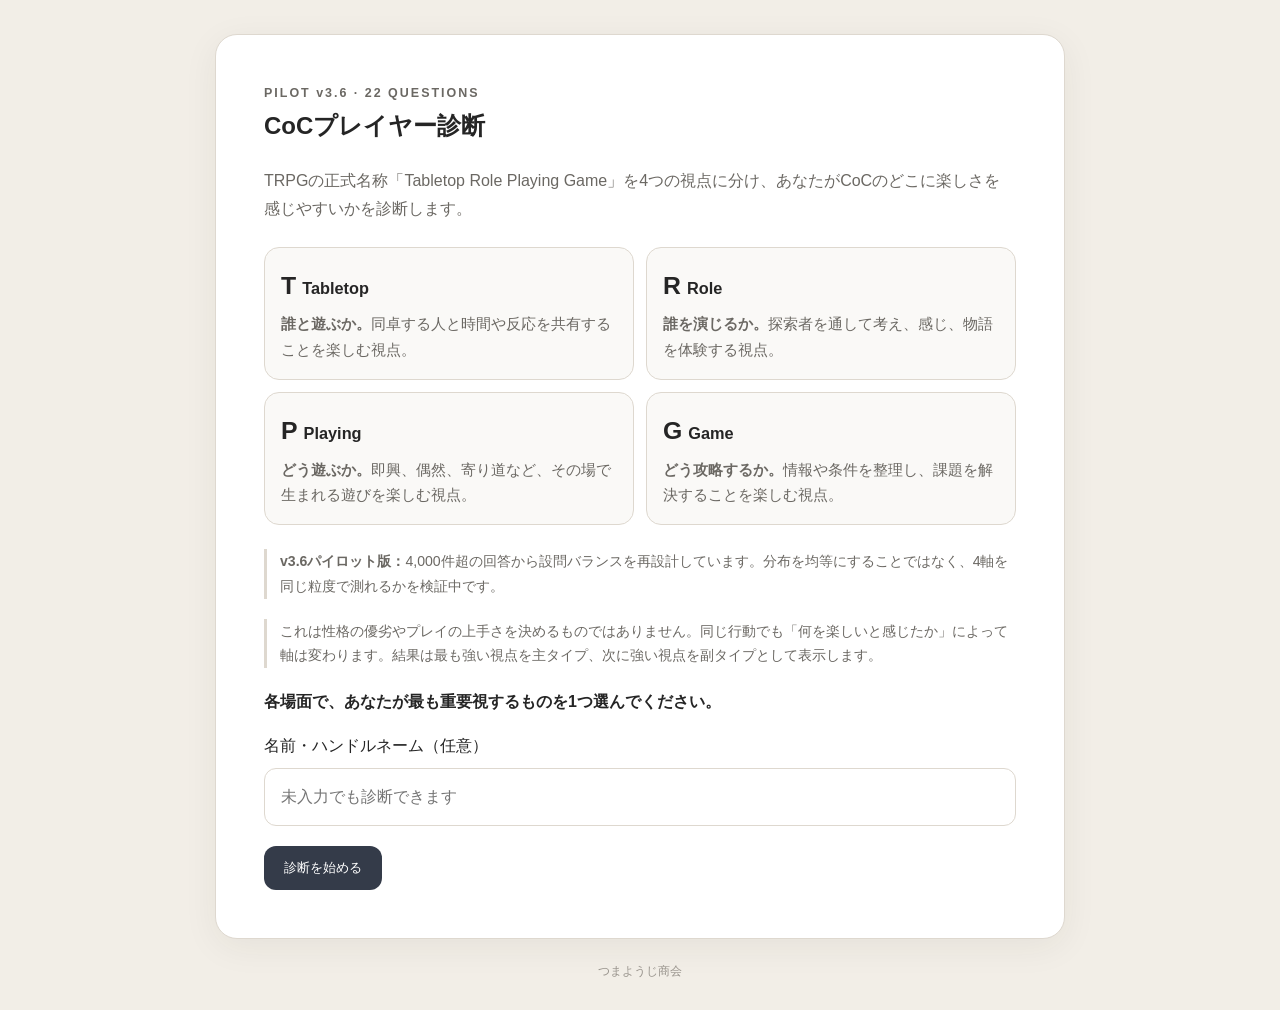
<file: v36/index.html>
<!doctype html>
<html lang="ja">
<head>
<meta charset="utf-8">
<meta name="viewport" content="width=device-width,initial-scale=1">
<title>CoCプレイヤー診断 v3.6 Pilot</title>
<meta name="description" content="22問で、あなたがCoCのどこに楽しさを感じやすいかを12タイプに診断します。">
<meta property="og:title" content="CoCプレイヤー診断">
<meta property="og:description" content="22問であなたのCoCの遊び方を12タイプに診断。">
<meta property="og:type" content="website">
<meta property="og:url" content="https://kanjiki.github.io/coc-player-type/v36/">
<meta name="twitter:card" content="summary">
<style>
:root{--ink:#252525;--muted:#6b6863;--paper:#f2eee7;--card:#fff;--line:#ded8cf;--accent:#343b49}*{box-sizing:border-box}body{margin:0;background:var(--paper);color:var(--ink);font-family:-apple-system,BlinkMacSystemFont,"Segoe UI","Noto Sans JP",sans-serif;line-height:1.75}.wrap{width:min(850px,calc(100% - 28px));margin:34px auto}.card{background:var(--card);border:1px solid var(--line);border-radius:22px;padding:clamp(22px,5vw,48px);box-shadow:0 8px 35px #342b2010}.hidden{display:none!important}h1,h2,h3,p{margin-top:0}.eyebrow{font-size:.78rem;letter-spacing:.16em;color:var(--muted);font-weight:800}.lead{color:var(--muted)}.axis-grid{display:grid;grid-template-columns:repeat(2,1fr);gap:12px;margin:24px 0}.axis-card{border:1px solid var(--line);border-radius:15px;padding:16px;background:#faf9f7}.axis-card h3{margin:0 0 5px;font-size:1.02rem}.axis-card b{font-size:1.55rem;margin-right:6px}.axis-card p{font-size:.91rem;color:var(--muted);margin:0}.note{font-size:.88rem;color:var(--muted);border-left:3px solid var(--line);padding-left:13px;margin:20px 0}input{width:100%;padding:14px 16px;border:1px solid var(--line);border-radius:12px;font:inherit;margin:8px 0 20px}.btns{display:flex;gap:10px;flex-wrap:wrap}.btn{border:0;border-radius:12px;padding:13px 20px;background:var(--accent);color:#fff;font:700 1rem inherit;cursor:pointer}.btn.sub{background:#ebe7e0;color:var(--ink)}.progress{height:8px;background:#e6e1d9;border-radius:10px;overflow:hidden;margin:12px 0 28px}.progress i{display:block;height:100%;background:var(--accent)}.option{display:block;width:100%;text-align:left;margin:10px 0;padding:15px 17px;border:1px solid var(--line);border-radius:14px;background:#fff;color:var(--ink);font:inherit;cursor:pointer}.option:hover,.option.selected{border-color:var(--accent);background:#f4f5f7}.type{font-size:clamp(2.7rem,11vw,5.7rem);font-weight:900;line-height:1.08;margin:.15em 0}.type-code{margin:7px 0 4px;color:var(--muted);font-weight:900;letter-spacing:.08em}.subtitle{font-size:1.2rem;color:var(--muted);font-weight:700}.box{background:#f7f5f1;border-radius:16px;padding:20px;margin:20px 0}.compat{border-left:6px solid var(--accent)}.scores{display:grid;grid-template-columns:repeat(4,1fr);gap:9px;margin:18px 0}.score{background:#f3f1ed;border-radius:12px;text-align:center;padding:12px 4px}.score b{display:block;font-size:1.3rem}canvas#radar{width:min(100%,650px);display:block;margin:15px auto}.status{color:var(--muted);font-size:.9rem;margin-top:12px}.share-note{color:var(--muted);font-size:.85rem;margin-top:13px}
.related-links{margin:30px 0 4px;padding-top:18px;border-top:1px solid var(--line);text-align:center;color:var(--muted)}
.related-links .related-label{margin:0 0 5px;font-size:.72rem;letter-spacing:.08em;color:#918d86}
.related-links a{color:var(--muted);font-size:.9rem;text-decoration:none;border-bottom:1px solid #cfc9c0;padding-bottom:1px}
.related-links a:hover{color:var(--ink);border-color:var(--muted)}
.site-footer{width:min(850px,calc(100% - 28px));margin:-12px auto 28px;text-align:center;font-size:.76rem;color:#99948d}
.site-footer a{color:inherit;text-decoration:none}
.site-footer a:hover{color:var(--muted)}
@media(max-width:560px){.scores,.axis-grid{grid-template-columns:1fr}.btn{width:100%}}
</style>
</head>
<body>
<main class="wrap">
<section id="start" class="card">
<div class="eyebrow">PILOT v3.6 · 22 QUESTIONS</div><h1>CoCプレイヤー診断</h1>
<p class="lead">TRPGの正式名称「Tabletop Role Playing Game」を4つの視点に分け、あなたがCoCのどこに楽しさを感じやすいかを診断します。</p>
<div class="axis-grid">
<article class="axis-card"><h3><b>T</b>Tabletop</h3><p><strong>誰と遊ぶか。</strong>同卓する人と時間や反応を共有することを楽しむ視点。</p></article>
<article class="axis-card"><h3><b>R</b>Role</h3><p><strong>誰を演じるか。</strong>探索者を通して考え、感じ、物語を体験する視点。</p></article>
<article class="axis-card"><h3><b>P</b>Playing</h3><p><strong>どう遊ぶか。</strong>即興、偶然、寄り道など、その場で生まれる遊びを楽しむ視点。</p></article>
<article class="axis-card"><h3><b>G</b>Game</h3><p><strong>どう攻略するか。</strong>情報や条件を整理し、課題を解決することを楽しむ視点。</p></article>
</div>
<p class="note"><strong>v3.6パイロット版：</strong>4,000件超の回答から設問バランスを再設計しています。分布を均等にすることではなく、4軸を同じ粒度で測れるかを検証中です。</p>
<p class="note">これは性格の優劣やプレイの上手さを決めるものではありません。同じ行動でも「何を楽しいと感じたか」によって軸は変わります。結果は最も強い視点を主タイプ、次に強い視点を副タイプとして表示します。</p>
<p><strong>各場面で、あなたが最も重要視するものを1つ選んでください。</strong></p>
<label>名前・ハンドルネーム（任意）<input id="name" maxlength="40" placeholder="未入力でも診断できます"></label>
<button class="btn" onclick="startDiagnosis()">診断を始める</button>
</section>
<section id="quiz" class="card hidden"><div id="count" class="eyebrow"></div><div class="progress"><i id="bar"></i></div><h2 id="question"></h2><p id="scene" class="lead"></p><div id="options"></div><div class="btns"><button class="btn sub" id="back" onclick="goBack()">戻る</button></div></section>
<section id="result" class="card hidden"><div class="eyebrow">YOUR COC PLAYER TYPE</div><p id="named" class="lead"></p><div id="type" class="type"></div><div id="typeCode" class="type-code"></div><div id="typeName" class="subtitle"></div><canvas id="radar" width="700" height="560"></canvas><div id="scores" class="scores"></div><div class="box"><h3>あなたのプレイスタイル</h3><p id="description"></p></div><div class="box compat"><h3>相性◎ <span id="compatType"></span></h3><p id="compatReason"></p></div><div class="box"><h3>T / R / P / G の読み方</h3><div id="axisDetails" class="axis-grid"></div></div><p id="same" class="lead"></p><div class="btns"><button class="btn" onclick="saveImage()">結果画像を保存</button><button class="btn" onclick="shareX()">Xで共有</button><button class="btn sub" onclick="nativeShare()">共有</button><button class="btn sub" onclick="copyResult()">結果をコピー</button><button class="btn sub" onclick="restart()">もう一度</button></div><p class="share-note">PCなど画像を直接共有できない環境では、結果画像を保存した後にX投稿画面を開きます。</p><p id="status" class="status"></p><div class="related-links"><p class="related-label">他にも作ってます</p><a href="https://kanjiki.github.io/coc-continuation-finder/" target="_blank" rel="noopener noreferrer">この自陣、次どこ行く？</a></div></section>
</main>
<footer class="site-footer"><a href="https://kanjiki.github.io/kanjiki-HP/" target="_blank" rel="noopener noreferrer">つまようじ商会</a></footer>
<script>
const APP_VERSION='3.6.1-pilot';
const SITE_URL='https://kanjiki.github.io/coc-player-type/v36/';
const GAS_API_URL='https://script.google.com/macros/s/AKfycbxpLJ0yHbtepDPN4psF2YjcACxjlDosoeawcub04S1Fw8OlVNQe9ndYoj5sgrIDUpAW0g/exec';
const QUESTIONS=[["卓への誘い","知人からCoCのセッションに誘われた。参加者やシナリオの詳細はまだ決まっていない。参加を考えるとき、一番知りたいのは？",["誰が参加して、どんな雰囲気の卓になりそうか。","どんな立場や関係性の探索者を作れそうか。","どの程度、自分で行動を試したり予定外に動けるシナリオか。","所要時間・難易度・主な目的がどのくらい明確か。"],[1,1,1,1]],["卓前のすり合わせ","初対面の人が多い卓。開始前に一つだけ確認できるなら？",["参加者がどんなノリや会話を好むか。","PC同士をどんな関係性にできそうか。","想定外の提案や寄り道をどこまで歓迎する卓か。","ルール運用や情報共有をどう進める卓か。"],[1,1,1,1]],["シナリオ選択","どれも同じくらい評判が良いシナリオから一つ選ぶ。最後の決め手は？",["このメンバーだからこそ盛り上がりそうなもの。","探索者として強く入り込める役柄や関係性があるもの。","選択や試行によって展開が変わりそうなもの。","推理・調査・戦闘など、考え応えのある課題がありそうなもの。"],[1,1,1,1]],["HOを握るなら","どのHOも設定の魅力は同じくらい。最後の決め手は？",["他PCとのやり取りが自然に多くなりそうなHO。","自分が演じたい人物像を深く掘れそうなHO。","行動や解釈の裁量が大きそうなHO。","自分の役割や得意分野がはっきりしそうなHO。"],[1,1,1,1]],["探索者作成","新しい探索者を作る。何を重視する？",["誰かと組んだときに会話や絡みが生まれやすい人物。","どんな人生を送り、何を大切にしている人物か。","こんな人物を作ったら卓でどうなるか。","技能や能力値を見て役立つ構成。"],[1,1,1,1]],["セッション開始","このシナリオでは探索者の行動にかなり自由度がある。",["このメンバーで好きに遊べることが楽しみ。","探索者が最も行いそうな行動を考える。","普段ならしない行動も選択肢に入れたい。","最もゴールに近づく行動を取る。"],[1,1,1,1]],["NPCとの会話","会話が続くが、事件に関係する情報はまだ出てこない。",["他のPLの反応を見ることも含めて楽しめる。","探索者ならどんな態度を取るか考える。","事件と関係のない話題まで広げてみる。","会話を整理して要点を聞きたい。"],[1,1,1,1]],["追加行動","一度だけ、通常より一回多く行動できるボーナスを得た。どこで使いたい？",["仲間との連携や、他PCの見せ場が広がる場面。","探索者らしい行動を最後まで通したい場面。","普段なら選ばない手段を試してみたい場面。","成功すれば局面が大きく有利になる場面。"],[1,1,1,1]],["発狂","あなたの探索者は発狂してしまった。",["他PLにも伝わりやすい発狂ロールプレイをする。","探索者に最もふさわしい発狂ロールプレイをする。","発狂を逆手に取り何かできないか考える。","速やかに精神分析を要求する。"],[1,1,1,1]],["偶然の失敗","重要な判定に失敗し、予想外の状況になった。まず気になるのは？",["その失敗に対して他のPLがどう反応するか。","探索者がその失敗をどう受け止めるか。","失敗で生まれた新しい状況を何に使えるか。","次はどうすれば成功率を上げられるか。"],[1,1,1,1]],["他PLの発言","別のPLがシリアスな場面で少し場違いな発言をした。",["その一言で卓全体の空気が変わるのも楽しい。","探索者ならどう受け取るか考える。","流れに乗って自分も軽い返しをしてみる。","その発言が場面や交渉にどう影響するか整理する。"],[1,1,1,1]],["戦闘の進め方","探索者たちは戦闘に突入した。何を一番意識する？",["仲間と声を掛け合いながら戦う流れ。","戦闘中も探索者らしい判断や台詞を通すこと。","地形・道具・技能を組み合わせて定石外の手を試すこと。","敵味方の状態を見て最も有効な行動を選ぶこと。"],[1,1,1,1]],["未知の装置","目的に関係ありそうな未知の装置を見つけた。説明は不十分で、触れば何か起きそうだ。",["皆で意見を出し合い、納得できる触り方を決める。","探索者の性格や知識なら触るかどうかで決める。","小さく試して反応を見ながら仕組みを探る。","周辺情報を集め、条件とリスクを整理してから動く。"],[1,1,1,1]],["探索中の寄り道","本筋とは関係なさそうな場所を見つけた。",["皆で見て回る時間も楽しそう。","探索者が興味を持つか考える。","関係がなさそうだからこそ寄り道したい。","残り時間から寄る価値を判断する。"],[1,1,1,1]],["KPの想定外","KPの想定していなかった方法で問題が解決した。何が一番面白い、または嬉しい？",["その『まさか』を皆で共有できたこと。","探索者の選択として自然に成立したこと。","予定外の結果から新しい選択肢が生まれたこと。","一つ課題を解決し、次へ進めるようになったこと。"],[1,1,1,1]],["危険な呪文","大きな代償を伴うが状況を打開できる呪文が見つかった。",["皆で使うかどうか相談する。","探索者なら代償込みで使うか判断する。","条件を変えられる部分がないか、試し方を考える。","成功率と代償を比較して実行する価値を判断する。"],[1,1,1,1]],["自由時間","予定より早く本筋が一段落し、30分ほど自由に使えることになった。何をしたい？",["PCやPL同士の会話・交流の時間にする。","探索者個人の気持ちや関係を掘り下げる場面をやる。","気になっていた場所や行動を試してみる。","未回収の情報や追加で解ける課題を確認する。"],[1,1,1,1]],["探索者の死","自分の探索者が瀕死になった。",["それすら楽しい思い出になると感じる。","死ぬ間際のロールプレイを考える。","最後に思い切ったことをしたい。","生存率を上げる手段を整理する。"],[1,1,1,1]],["セッション終了","セッションが終わった直後、最初に考えがちなのは？",["他の参加者とどの場面を話したいか。","探索者やNPCがこの後どうなるか。","選ばなかった手や別の分岐なら何が起きたか。","見落とした情報や、もっと良い解法がなかったか。"],[1,1,1,1]],["セッション後","感想を話している。",["PL会議が盛り上がったことを振り返る。","探索者の心情を振り返る。","予想外に転がった場面を振り返る。","別の判断ならもっと上手く進めたか考える。"],[1,1,1,1]],["次回の卓","同じくらい魅力的な卓が4つある。最後の決め手を一つだけ選ぶなら？",["気の合う人と一緒に遊べる。","強く演じてみたい探索者や関係性がある。","自分なりに試せる余地や予想外の展開が多い。","考えて突破する手応えのある課題がある。"],[1,1,1,1]],["最後に語るなら","セッションの面白さを一つだけ人に話すなら、何を話したくなる？",["卓のみんなとの掛け合いや空気。","探索者が何を感じ、どんな選択をしたか。","試したことから予想外の展開が生まれた場面。","情報をつなぎ、難しい状況を解決した過程。"],[1,1,1,1]]];
const KEYS=['T','R','P','G'];
const NAMES={T:'Tabletop',R:'Role',P:'Playing',G:'Game'};
const TYPE_NICKNAMES={TR:'共演卓型',TP:'ハプニング卓型',TG:'チーム攻略型',RT:'関係性演者型',RP:'即興役者型',RG:'役柄攻略型',PT:'巻き込み即興型',PR:'即興ドラマ型',PG:'奇策攻略型',GT:'協働攻略型',GR:'キャラ戦術型',GP:'実験攻略型'};
const AXES={T:['誰と遊ぶか','人と同じ時間や出来事を共有することに価値を置く視点です。場の反応や関係を受け止め、皆が参加しやすい空気を育てます。強く出ると、慣れたメンバーや共有済みの作法を安心材料にし、新しい形式には慎重になることがあります。'],R:['誰を演じるか','探索者を媒介に、世界を考え、感じ、選択することに価値を置く視点です。人物像や関係に説得力と余韻を生みます。強く出ると、自分の探索者の体験だけで満足し、卓全体への目配りが後になることがあります。'],P:['どう遊ぶか','正解だけでなく、即興、偶然、寄り道、試みから生まれる遊びに価値を置く視点です。予定外を展開へ変え、卓に新鮮さを加えます。強く出ると、自分が面白いと感じた発想が周囲にも同じように届いていると思いやすいことがあります。'],G:['どう攻略するか','情報、条件、リスクを整理し、与えられた課題を解決することに価値を置く視点です。目的を見失わず、セッションを前へ進めます。強く出ると、決められた課題の処理に集中し、目的のない寄り道や課題自体の組み替えを後回しにすることがあります。']};
const TYPE_DATA={TR:['つながりを育てる物語の伴走者','同卓する人との空気や関係を大切にしながら、探索者同士の感情や物語を味わうタイプです。相手の表現を受け止め、会話に温度を生むのが得意。慣れた関係や共有された作法を安心材料にするぶん、新しい進め方には少し時間をかけて馴染むことがあります。'],TP:['みんなの遊びを広げるムードメーカー','卓全体の楽しさを見ながら、偶然や寄り道を遊びへ変えるタイプです。場の反応を拾って展開を柔らかく広げます。周囲への配慮が発想の安全網になる一方、いつもの空気を守ろうとして大胆な案を一度見送ることもあります。'],TG:['卓を整える安定進行サポーター','参加者の歩調を見ながら、今必要な行動を着実に進めるタイプです。情報整理や役割分担を通じて、誰も置いていかない進行を支えます。既に共有された目的や手順には強い一方、前例のない方針には慎重に確かめてから動く傾向があります。'],RT:['関係の中で探索者を生きる演技派','探索者の気持ちや背景を軸にしつつ、他のPCとの関係の中で表現を深めるタイプです。やり取りに説得力と余韻を生みます。自分の探索者の体験に集中すると、その場で十分楽しめているぶん、全体の進行への目配りが後になることがあります。'],RP:['ひらめきで物語を動かす主人公肌','探索者らしさを起点に、予想外の選択や展開まで楽しむタイプです。キャラクターの衝動を生きた物語へ変える力があります。自分の中で面白さがはっきりしているほど、その魅力が他の参加者にも共有されているかを確認し忘れることがあります。'],RG:['信念と解決を両立する実践派','探索者として筋の通った選択をしながら、事件の解決にも責任を持つタイプです。物語上の納得感と成果を両立させます。人物像と目的の両方を大切にするため、即興的な方向転換には理由や手応えを求めやすい傾向があります。'],PT:['場を読んで仕掛けるアイデアメーカー','面白い出来事を自分から生み出しつつ、卓の反応を見て強さを調整できるタイプです。発想と気配りを両立し、停滞した場面へ風を入れます。手応えのあるアイデアほど自信を持ちやすいので、周囲が別の楽しみを見ている時には一呼吸置くと魅力がより伝わります。'],PR:['キャラクターで驚きを生む表現者','まず面白い展開を見つけ、それを探索者らしい行動として形にするタイプです。卓に忘れがたい瞬間を作る創造力があります。自分の発想とキャラクター像が強く結びつくほど、周囲にも同じ面白さが届いていると感じやすい面があります。'],PG:['試して突破するトリックスター','定石に限らず面白そうな方法を試し、使えるものを解決へつなげるタイプです。停滞を破る実験精神と実用性を備えます。発想が成果へ直結すると、人間関係や感情の過程を短く扱いやすいため、仲間の反応を拾うと強みがさらに活きます。'],GT:['全員を前へ運ぶナビゲーター','事件解決を軸に、参加者が動きやすい順序や役割を整えるタイプです。目的を見失わず、卓全体を安定して前進させます。与えられた課題の処理には特に強い一方、課題そのものを作り替える発想は、他の人の提案から得ることが多いでしょう。'],GR:['探索者らしく解き明かす戦略家','事件を解決することを優先しながら、探索者の人格や選択にも筋を通すタイプです。効率だけでなく物語として納得できる攻略を組み立てます。明確な目的と人物像があるほど力を発揮する反面、目的の見えない寄り道には価値を見つけるまで少し時間がかかります。'],GP:['手段を発明する攻略クリエイター','ゴールを見据えながら、常識にとらわれない方法を試すタイプです。与えられた問題を柔軟な手段で解くことに強く、突破口を作ります。成功条件へ意識が集まると、人物同士の感情や過程を結果より軽く見ることがあるため、そこを拾う仲間がいると幅が広がります。']};
const COMPAT={TR:['GT','GTが次に必要な行動を示し、TRが人間関係と会話に厚みを加えます。進行と交流を自然に分担できる組み合わせです。'],TP:['GR','TPの柔らかな発想を、GRが探索者らしさと解決の両面から形にします。遊び心がシナリオへきれいにつながります。'],TG:['RT','TGが全員の歩調と進行を整え、RTが場面に感情と物語を加えます。安定した卓に印象深い交流が生まれます。'],RT:['TG','TGが迷いなく場面を前へ運ぶため、RTは探索者同士の関係や感情表現に集中できます。互いの得意分野が明確です。'],RP:['GT','GTが目的と卓全体の見通しを支え、RPが探索者ならではの意外性を加えます。自由な表現が物語の前進へ結びつきます。'],RG:['TP','TPが周囲を見ながら安全な変化を持ち込み、RGがそれを探索者らしい解決へ整えます。堅実さと遊び心が両立します。'],PT:['GR','PTが場を動かすアイデアを出し、GRが人物像と目的に沿って磨きます。発想担当と編集担当のように力を合わせられます。'],PR:['TG','TGが共有目的と安定した足場を作ることで、PRの大胆な表現が卓全体へ届きやすくなります。刺激と安定が互いを引き立てます。'],PG:['TR','PGの実験的な攻略に、TRが仲間との関係や場の反応を結びつけます。面白い方法が全員の体験として育つ組み合わせです。'],GT:['RP','GTがセッションを前へ運び、RPが探索者ならではの感情と意外性を加えます。達成だけで終わらない物語が生まれます。'],GR:['PT','GRの筋道ある攻略に、PTが周囲へ配慮した偶発性を持ち込みます。完成度と新鮮さを同時に高められます。'],GP:['TR','GPが柔軟な方法で突破口を作り、TRがその過程を人や探索者の関係へつなぎます。攻略が共有した物語として残ります。']};
let index=0,answers=Array(22).fill(null),orders=[],resultData=null;const progressLogged=new Set();
function el(id){return document.getElementById(id)}function show(id){['start','quiz','result'].forEach(x=>el(x).classList.toggle('hidden',x!==id))}
function createSessionId(){try{if(crypto&&crypto.randomUUID)return crypto.randomUUID()}catch(e){}return 's_'+Date.now().toString(36)+'_'+Math.random().toString(36).slice(2,12)}let sessionId='';try{sessionId=sessionStorage.getItem('coc_diag_session_id')||'';if(!sessionId){sessionId=createSessionId();sessionStorage.setItem('coc_diag_session_id',sessionId)}}catch(e){sessionId=createSessionId()}
function detectSource(){try{const src=new URLSearchParams(location.search).get('src');if(src==='x')return'x';if(!document.referrer)return'direct';const host=new URL(document.referrer).hostname.toLowerCase();if(host==='x.com'||host.endsWith('.x.com')||host==='twitter.com'||host.endsWith('.twitter.com')||host==='t.co')return'x';return'other'}catch(e){return document.referrer?'other':'direct'}}function deviceClass(){return/Android|iPhone|iPad|iPod|Mobile/i.test(navigator.userAgent||'')?'mobile':'desktop'}
function postPayload(action,data,preferBeacon=false){
  const form=new URLSearchParams();
  form.set('payload',JSON.stringify({action,data}));
  const body=form.toString();
  if(preferBeacon&&navigator.sendBeacon){
    try{
      const ok=navigator.sendBeacon(GAS_API_URL,new Blob([body],{type:'application/x-www-form-urlencoded;charset=UTF-8'}));
      if(ok)return Promise.resolve(true);
    }catch(e){}
  }
  return fetch(GAS_API_URL,{method:'POST',mode:'no-cors',headers:{'Content-Type':'application/x-www-form-urlencoded;charset=UTF-8'},body,keepalive:true})
    .then(()=>true)
    .catch(()=>false);
}
function postToGas(action,data){return postPayload(action,data,false)}
const FUNNEL_QUEUE_KEY='coc_diag_funnel_queue_v3';
const FUNNEL_CRITICAL_EVENTS=new Set(['page_view','start','question_progress','result_view']);
let funnelQueue=[],funnelFlushTimer=null;
try{
  const saved=JSON.parse(localStorage.getItem(FUNNEL_QUEUE_KEY)||'[]');
  if(Array.isArray(saved))funnelQueue=saved.slice(-120);
}catch(e){}
function persistFunnelQueue(){try{localStorage.setItem(FUNNEL_QUEUE_KEY,JSON.stringify(funnelQueue.slice(-120)))}catch(e){}}
function scheduleFunnelFlush(delay=500){
  if(funnelFlushTimer)return;
  funnelFlushTimer=setTimeout(()=>{funnelFlushTimer=null;flushFunnelQueue(false)},delay);
}
async function flushFunnelQueue(preferBeacon=false){
  if(!funnelQueue.length)return true;
  const batch=funnelQueue.slice(0,25);
  const ok=await postPayload('funnelBatch',batch,preferBeacon);
  if(ok){
    funnelQueue.splice(0,batch.length);
    persistFunnelQueue();
  }
  if(funnelQueue.length&&!preferBeacon)scheduleFunnelFlush(ok?700:1500);
  return ok;
}
function logFunnel(event,extra={}){
  const item={appVersion:APP_VERSION,sessionId,event,source:detectSource(),type:resultData?resultData.type:'',questionIndex:extra.questionIndex==null?'':extra.questionIndex,shareMethod:extra.shareMethod||'',referrer:document.referrer||'',deviceClass:deviceClass(),success:typeof extra.success==='boolean'?extra.success:'',note:extra.note||'',clientTs:Date.now()};
  if(FUNNEL_CRITICAL_EVENTS.has(event)){
    const key=event+'|'+(item.questionIndex||'');
    if(funnelQueue.some(x=>x&&x.sessionId===sessionId&&(x.event+'|'+(x.questionIndex||''))===key))return;
    // Critical milestones use two independent delivery paths.
    // GAS dedupe keeps successful duplicates to one row.
    postPayload('funnel',item,false).catch(()=>false);
  }
  funnelQueue.push(item);
  persistFunnelQueue();
  scheduleFunnelFlush(FUNNEL_CRITICAL_EVENTS.has(event)?80:500);
}
function startDiagnosis(){index=0;answers=Array(22).fill(null);orders=QUESTIONS.map(q=>q[2].map((_,i)=>i).sort(()=>Math.random()-.5));progressLogged.clear();logFunnel('start');show('quiz');renderQuestion()}
function renderQuestion(){const q=QUESTIONS[index];el('count').textContent='QUESTION '+(index+1)+' / 22';el('bar').style.width=((index+1)/22*100)+'%';el('question').textContent=q[0];el('scene').textContent=q[1];el('back').disabled=index===0;el('options').innerHTML='';orders[index].forEach(i=>{const b=document.createElement('button');b.className='option'+(answers[index]===i?' selected':'');b.textContent=q[2][i];b.onclick=()=>choose(i);el('options').appendChild(b)})}
function choose(i){answers[index]=i;const n=index+1;if([5,10,15,20,22].includes(n)&&!progressLogged.has(n)){progressLogged.add(n);logFunnel('question_progress',{questionIndex:n})}if(index<21){index++;renderQuestion()}else finish()}function goBack(){if(index>0){index--;renderQuestion()}}
function finish(){const raw={T:0,R:0,P:0,G:0},max={T:0,R:0,P:0,G:0};QUESTIONS.forEach((q,qi)=>{KEYS.forEach((k,i)=>max[k]+=q[3][i]||0);const a=answers[qi];if(a<4)raw[KEYS[a]]+=q[3][a]||0});const scores={};KEYS.forEach(k=>scores[k]=Math.round(raw[k]/max[k]*250)/10);const sorted=KEYS.slice().sort((a,b)=>scores[b]-scores[a]||KEYS.indexOf(a)-KEYS.indexOf(b));const type=sorted[0]+sorted[1];resultData={name:el('name').value.trim(),type,scores,description:TYPE_DATA[type][1],typeName:TYPE_DATA[type][0],nickname:TYPE_NICKNAMES[type],compat:COMPAT[type]};renderResult();show('result');logFunnel('result_view',{questionIndex:22});saveToSheet()}
function renderResult(){const r=resultData;el('named').textContent=r.name?r.name+'さんの診断結果':'';el('type').textContent=r.nickname;el('typeCode').textContent=r.type+' · '+NAMES[r.type[0]]+' × '+NAMES[r.type[1]];el('typeName').textContent=r.typeName;el('description').textContent=r.description;el('compatType').textContent=r.compat[0]+'（'+(TYPE_NICKNAMES[r.compat[0]]||'')+'）';el('compatReason').textContent=r.compat[1];el('scores').innerHTML=KEYS.map(k=>'<div class="score">'+k+'<b>'+r.scores[k].toFixed(1)+'</b>/ 25</div>').join('');el('axisDetails').innerHTML=KEYS.map(k=>'<article class="axis-card"><h3><b>'+k+'</b>'+NAMES[k]+' — '+AXES[k][0]+'</h3><p>'+AXES[k][1]+'</p></article>').join('');drawRadar(el('radar').getContext('2d'),r.scores,350,275,195)}
function saveToSheet(){postToGas('saveResponse',{appVersion:APP_VERSION,sessionId,source:detectSource(),referrer:document.referrer||'',deviceClass:deviceClass(),name:resultData.name,type:resultData.type,scores:resultData.scores,answers:answers.map(i=>String.fromCharCode(65+i))});el('same').textContent='回答を集計へ送信しました。'}
function drawRadar(ctx,s,cx,cy,r){if(ctx.canvas.width<=700)ctx.clearRect(0,0,ctx.canvas.width,ctx.canvas.height);const scale=Math.max(5,Math.max(...KEYS.map(k=>s[k]))*1.12),pts=i=>[cx+Math.sin(Math.PI/2*i)*r,cy-Math.cos(Math.PI/2*i)*r];ctx.strokeStyle='#d5d1ca';ctx.lineWidth=2;for(let n=1;n<=5;n++){ctx.beginPath();for(let i=0;i<4;i++){const p=pts(i),f=n/5,x=cx+(p[0]-cx)*f,y=cy+(p[1]-cy)*f;i?ctx.lineTo(x,y):ctx.moveTo(x,y)}ctx.closePath();ctx.stroke()}ctx.fillStyle='#343b4955';ctx.strokeStyle='#343b49';ctx.lineWidth=4;ctx.beginPath();KEYS.forEach((k,i)=>{const p=pts(i),f=Math.min(1,s[k]/scale),x=cx+(p[0]-cx)*f,y=cy+(p[1]-cy)*f;i?ctx.lineTo(x,y):ctx.moveTo(x,y)});ctx.closePath();ctx.fill();ctx.stroke();ctx.fillStyle='#252525';ctx.font='700 26px sans-serif';ctx.textAlign='center';KEYS.forEach((k,i)=>{const p=pts(i);ctx.fillText(k,p[0],p[1]+(i===2?30:i===0?-15:8))})}
function shareText(){const r=resultData,who=r.name?r.name+'さんの':'私の';return who+'CoCプレイヤータイプは【'+r.nickname+'（'+r.type+'）】でした！\nあなたは何型？\n'+SITE_URL+'?src=x\n#CoCプレイヤー診断 #クトゥルフ神話TRPG'}
function roundRect(ctx,a,b,w,h,r){ctx.beginPath();if(typeof ctx.roundRect==='function'){ctx.roundRect(a,b,w,h,r);return}const rr=Math.min(r,w/2,h/2);ctx.moveTo(a+rr,b);ctx.arcTo(a+w,b,a+w,b+h,rr);ctx.arcTo(a+w,b+h,a,b+h,rr);ctx.arcTo(a,b+h,a,b,rr);ctx.arcTo(a,b,a+w,b,rr);ctx.closePath()}
function fitFont(ctx,text,maxWidth,startSize,minSize,weight='900'){let size=startSize;while(size>minSize){ctx.font=weight+' '+size+'px sans-serif';if(ctx.measureText(text).width<=maxWidth)return size;size-=2}ctx.font=weight+' '+minSize+'px sans-serif';return minSize}
function buildCanvas(){const c=document.createElement('canvas');c.width=1200;c.height=1200;const x=c.getContext('2d'),r=resultData;x.fillStyle='#f2eee7';x.fillRect(0,0,1200,1200);x.fillStyle='#fff';roundRect(x,55,45,1090,1110,35);x.fill();x.textAlign='center';x.fillStyle='#6b6863';x.font='800 28px sans-serif';x.fillText('CoCプレイヤー診断',600,105);x.fillStyle='#252525';fitFont(x,r.nickname,960,92,58,'900');x.fillText(r.nickname,600,225);x.fillStyle='#6b6863';x.font='900 34px sans-serif';x.fillText(r.type+' · '+NAMES[r.type[0]]+' × '+NAMES[r.type[1]],600,285);drawRadar(x,r.scores,600,540,185);const boxY=790,boxW=205,gap=20,total=boxW*4+gap*3,startX=(1200-total)/2;KEYS.forEach((k,i)=>{const bx=startX+i*(boxW+gap);x.fillStyle='#f3f1ed';roundRect(x,bx,boxY,boxW,135,20);x.fill();x.textAlign='center';x.fillStyle='#252525';x.font='900 28px sans-serif';x.fillText(k,bx+boxW/2,boxY+42);x.font='900 39px sans-serif';x.fillText(r.scores[k].toFixed(1),bx+boxW/2,boxY+88);x.fillStyle='#777';x.font='600 18px sans-serif';x.fillText('/ 25',bx+boxW/2,boxY+116)});x.fillStyle='#252525';x.font='800 34px sans-serif';x.fillText('あなたは何型？',600,1010);x.fillStyle='#777';x.font='600 23px sans-serif';x.fillText('#CoCプレイヤー診断',600,1060);x.fillStyle='#8a8782';x.font='500 18px sans-serif';x.fillText('@kanjiki_trpg',600,1100);return c}
function canvasBlob(c){return new Promise((ok,no)=>c.toBlob(b=>b?ok(b):no(new Error('画像を作成できませんでした。')),'image/png'))}function safeFileName(t){return String(t||'result').replace(/[\\/:*?"<>|]/g,'_')}function downloadBlob(blob){const a=document.createElement('a'),u=URL.createObjectURL(blob);a.href=u;a.download='CoCプレイヤー診断_'+safeFileName(resultData.name||resultData.type)+'.png';document.body.appendChild(a);a.click();a.remove();setTimeout(()=>URL.revokeObjectURL(u),1500)}
async function saveImage(){try{const blob=await canvasBlob(buildCanvas());downloadBlob(blob);el('status').textContent='結果画像を保存しました。';logFunnel('image_save',{shareMethod:'download',success:true})}catch(e){el('status').textContent='結果画像の保存に失敗しました。';logFunnel('image_save',{shareMethod:'download',success:false})}}
async function shareX(){logFunnel('share_click',{shareMethod:'web_share'});try{const blob=await canvasBlob(buildCanvas()),file=new File([blob],'CoCプレイヤー診断_'+safeFileName(resultData.type)+'.png',{type:'image/png'});if(navigator.share&&(!navigator.canShare||navigator.canShare({files:[file]}))){try{await navigator.share({title:'CoCプレイヤー診断',text:shareText(),files:[file]});el('status').textContent='共有メニューを開きました。Xを選ぶと画像付きで共有できます。';logFunnel('share_success',{shareMethod:'web_share',success:true});return}catch(e){if(e&&e.name==='AbortError'){el('status').textContent='共有をキャンセルしました。';return}}}downloadBlob(blob);logFunnel('image_save',{shareMethod:'download',success:true});const url='https://twitter.com/intent/tweet?text='+encodeURIComponent(shareText()),opened=window.open(url,'_blank','noopener,noreferrer');if(opened){el('status').textContent='①結果画像を保存しました → ②Xの投稿画面を開きました → ③保存した画像を添付してください。';logFunnel('x_intent_open',{shareMethod:'x_intent',success:true})}else{el('status').textContent='結果画像は保存しました。Xを開けなかったため、手動でXを開いて画像を添付してください。';logFunnel('x_intent_open',{shareMethod:'x_intent',success:false})}}catch(e){el('status').textContent='共有の準備に失敗しました。';logFunnel('share_success',{shareMethod:'web_share',success:false})}}
async function nativeShare(){logFunnel('share_click',{shareMethod:'web_share'});try{const blob=await canvasBlob(buildCanvas()),file=new File([blob],'CoCプレイヤー診断_'+safeFileName(resultData.type)+'.png',{type:'image/png'});if(navigator.share&&(!navigator.canShare||navigator.canShare({files:[file]}))){try{await navigator.share({title:'CoCプレイヤー診断',text:shareText(),files:[file]});el('status').textContent='共有メニューを開きました。';logFunnel('share_success',{shareMethod:'web_share',success:true});return}catch(e){if(e&&e.name==='AbortError')return}}await copyResult()}catch(e){await copyResult()}}
async function copyResult(){try{await navigator.clipboard.writeText(shareText());el('status').textContent='共有文をコピーしました。'}catch(e){el('status').textContent='コピーできませんでした。'}}function restart(){answers=Array(22).fill(null);orders=[];resultData=null;index=0;progressLogged.clear();el('same').textContent='';el('status').textContent='';show('start')}
document.addEventListener('DOMContentLoaded',()=>{logFunnel('page_view');setTimeout(()=>flushFunnelQueue(false),120)});window.addEventListener('pagehide',()=>flushFunnelQueue(true));document.addEventListener('visibilitychange',()=>{if(document.visibilityState==='hidden')flushFunnelQueue(true)});
</script>
</body>
</html>
</file>
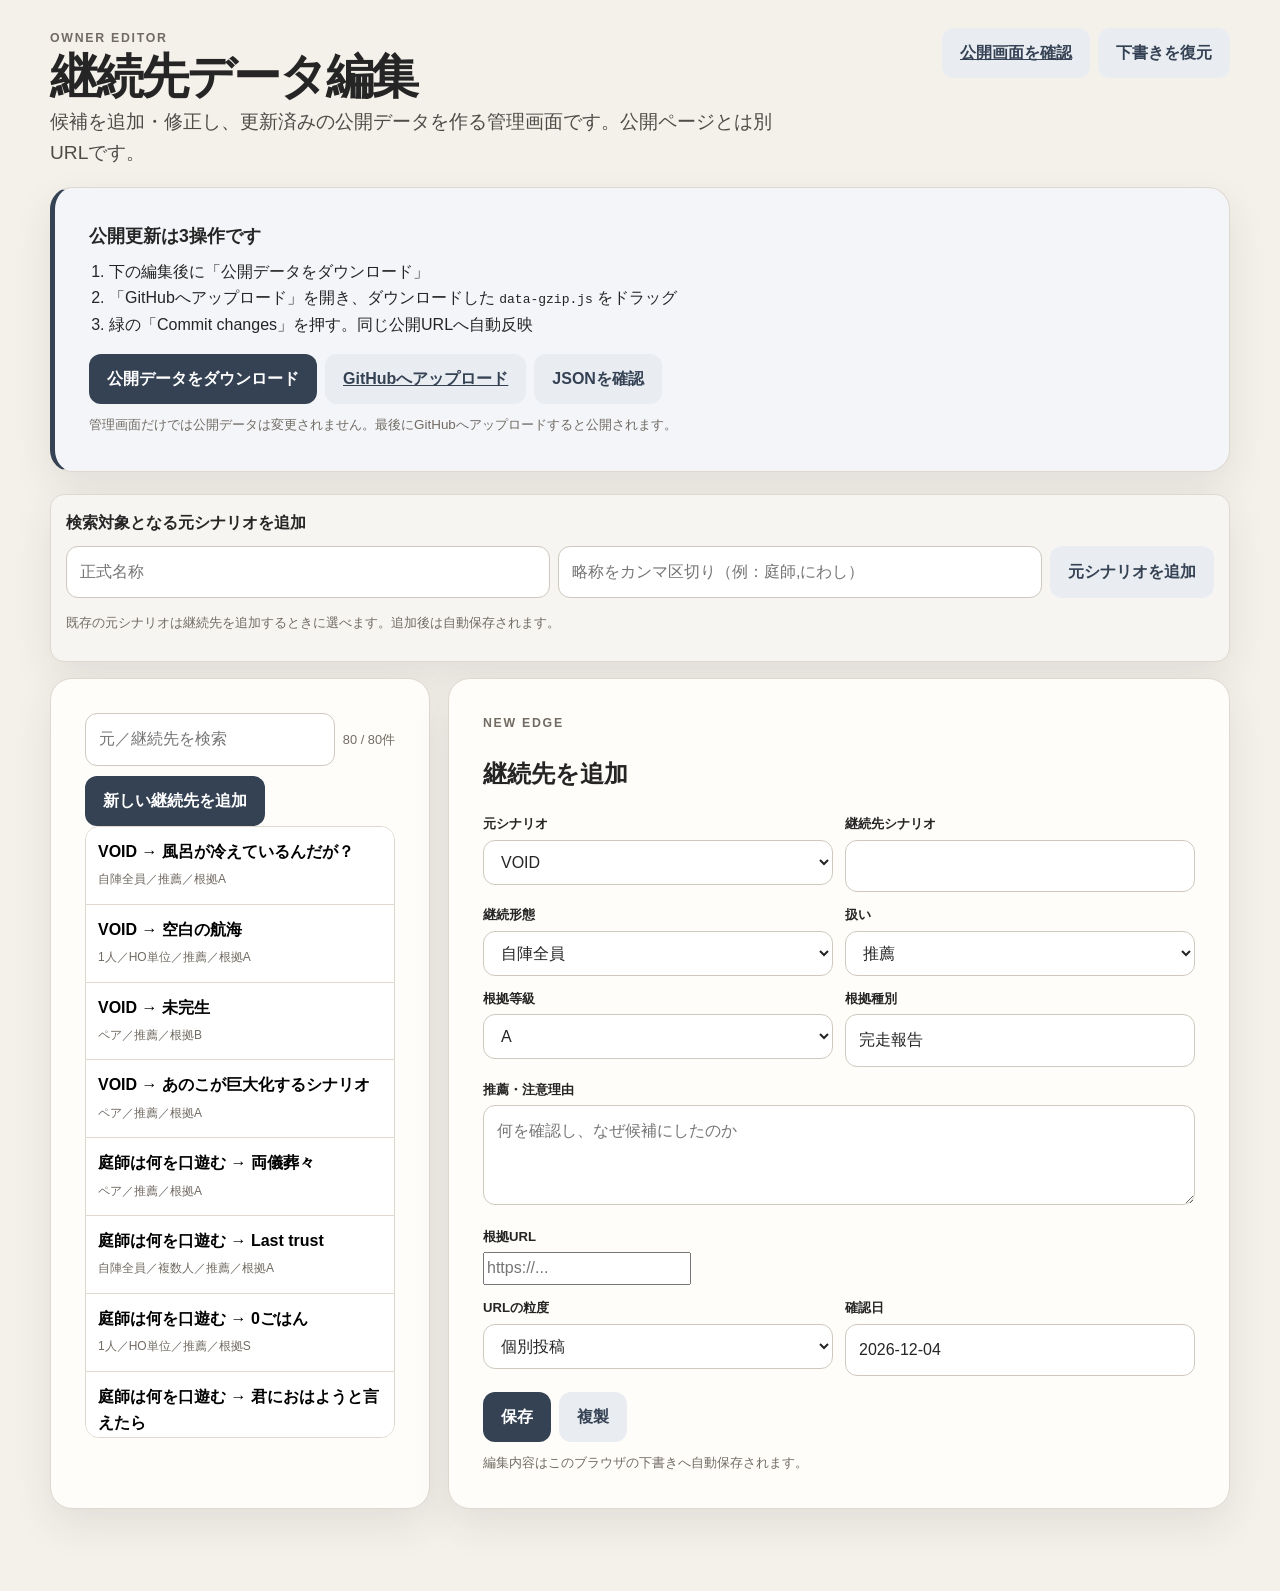
<file: continuation/manage.html>
<!doctype html>
<html lang="ja">
<head>
  <meta charset="utf-8">
  <meta name="viewport" content="width=device-width, initial-scale=1">
  <title>継続先データ編集｜この自陣、次どこ行く？</title>
  <meta name="robots" content="noindex,nofollow">
  <link rel="stylesheet" href="./styles.css">
  <style>
    .manage-wrap{width:min(1180px,calc(100% - 24px));margin:28px auto 60px}.manage-head{display:flex;justify-content:space-between;gap:16px;align-items:flex-start;margin-bottom:18px}.manage-head h1{font-size:clamp(1.8rem,5vw,3rem);margin:.2rem 0}.manage-grid{display:grid;grid-template-columns:380px minmax(0,1fr);gap:18px}.side-list{max-height:68vh;overflow:auto;border:1px solid var(--line);border-radius:14px;background:#fff}.edge-item{display:block;width:100%;text-align:left;border:0;border-bottom:1px solid var(--line);background:#fff;padding:12px;cursor:pointer}.edge-item:last-child{border-bottom:0}.edge-item:hover,.edge-item.active{background:var(--soft)}.edge-item b{display:block}.edge-item span{font-size:.75rem;color:var(--muted)}.editor-form{display:grid;grid-template-columns:1fr 1fr;gap:12px}.editor-form .field{min-width:0}.editor-form .wide{grid-column:1/-1}.editor-form label{display:block;font-size:.82rem;font-weight:750;margin:0 0 5px}.editor-form textarea{min-height:100px}.manage-actions{display:flex;gap:8px;flex-wrap:wrap;margin-top:16px}.manage-actions .btn{width:auto}.danger-btn{background:var(--danger-bg);color:var(--danger)}.status-line{font-size:.84rem;color:var(--muted);margin:10px 0 0}.source-box{background:#f7f5f1;border-radius:14px;padding:15px;margin-bottom:16px}.source-box h2{font-size:1rem;margin:0 0 10px}.source-grid{display:grid;grid-template-columns:1fr 1fr auto;gap:8px}.help{font-size:.82rem;color:var(--muted)}.publish-box{border-left:5px solid var(--accent);background:#f3f5f8}.publish-box h2{margin:0 0 8px;font-size:1.1rem}.publish-steps{margin:0;padding-left:1.25rem}.top-tools{display:flex;gap:8px;flex-wrap:wrap}.top-tools .btn{width:auto}.filter-row{display:grid;grid-template-columns:1fr auto;gap:8px;margin-bottom:10px}.count{font-size:.8rem;color:var(--muted);align-self:center}.modal-backdrop{position:fixed;inset:0;background:rgba(0,0,0,.34);z-index:40;display:grid;place-items:center;padding:18px}.modal{width:min(760px,100%);max-height:85vh;overflow:auto;background:#fff;border-radius:18px;padding:20px;box-shadow:0 20px 70px rgba(0,0,0,.22)}.modal textarea{min-height:55vh;font-family:ui-monospace,SFMono-Regular,Consolas,monospace;font-size:.78rem}.modal-actions{display:flex;gap:8px;margin-top:10px}.modal-actions .btn{width:auto}@media(max-width:860px){.manage-grid{grid-template-columns:1fr}.side-list{max-height:300px}.manage-head{display:block}.top-tools{margin-top:12px}.source-grid,.editor-form{grid-template-columns:1fr}.editor-form .wide{grid-column:auto}.source-grid .btn{width:100%}}
  </style>
</head>
<body>
  <main class="manage-wrap">
    <header class="manage-head">
      <div>
        <p class="eyebrow">OWNER EDITOR</p>
        <h1>継続先データ編集</h1>
        <p class="lead">候補を追加・修正し、更新済みの公開データを作る管理画面です。公開ページとは別URLです。</p>
      </div>
      <div class="top-tools">
        <a class="btn secondary" href="./" target="_blank" rel="noopener">公開画面を確認</a>
        <button class="btn secondary" id="restoreDraft" type="button">下書きを復元</button>
      </div>
    </header>

    <section class="panel publish-box">
      <h2>公開更新は3操作です</h2>
      <ol class="publish-steps">
        <li>下の編集後に「公開データをダウンロード」</li>
        <li>「GitHubへアップロード」を開き、ダウンロードした <code>data-gzip.js</code> をドラッグ</li>
        <li>緑の「Commit changes」を押す。同じ公開URLへ自動反映</li>
      </ol>
      <div class="manage-actions">
        <button class="btn primary" id="downloadData" type="button">公開データをダウンロード</button>
        <a class="btn secondary" id="uploadLink" href="https://github.com/kanjiki/coc-player-type/upload/main/continuation" target="_blank" rel="noopener">GitHubへアップロード</a>
        <button class="btn secondary" id="showJson" type="button">JSONを確認</button>
      </div>
      <p class="status-line">管理画面だけでは公開データは変更されません。最後にGitHubへアップロードすると公開されます。</p>
    </section>

    <section class="panel source-box">
      <h2>検索対象となる元シナリオを追加</h2>
      <div class="source-grid">
        <input id="newSource" type="text" placeholder="正式名称">
        <input id="newAliases" type="text" placeholder="略称をカンマ区切り（例：庭師,にわし）">
        <button class="btn secondary" id="addSource" type="button">元シナリオを追加</button>
      </div>
      <p class="help">既存の元シナリオは継続先を追加するときに選べます。追加後は自動保存されます。</p>
    </section>

    <div class="manage-grid">
      <section class="panel">
        <div class="filter-row">
          <input id="edgeFilter" type="search" placeholder="元／継続先を検索">
          <span class="count" id="edgeCount"></span>
        </div>
        <button class="btn primary" id="newEdge" type="button">新しい継続先を追加</button>
        <div class="side-list" id="edgeList" aria-label="継続遷移一覧"></div>
      </section>

      <section class="panel">
        <p class="step" id="editorMode">NEW EDGE</p>
        <h2 id="editorTitle">継続先を追加</h2>
        <form class="editor-form" id="edgeForm">
          <div class="field">
            <label for="sourceScenario">元シナリオ</label>
            <select id="sourceScenario" required></select>
          </div>
          <div class="field">
            <label for="targetScenario">継続先シナリオ</label>
            <input id="targetScenario" type="text" required maxlength="160">
          </div>
          <div class="field">
            <label for="scope">継続形態</label>
            <select id="scope">
              <option>自陣全員</option><option>自陣全員／複数人</option><option>複数人</option><option>ペア</option><option>1人／HO単位</option><option>指定なし</option>
            </select>
          </div>
          <div class="field">
            <label for="status">扱い</label>
            <select id="status"><option>推薦</option><option>注意</option></select>
          </div>
          <div class="field">
            <label for="grade">根拠等級</label>
            <select id="grade"><option>S</option><option>A</option><option>B</option><option>C</option></select>
          </div>
          <div class="field">
            <label for="evidenceType">根拠種別</label>
            <input id="evidenceType" type="text" value="完走報告" maxlength="80">
          </div>
          <div class="field wide">
            <label for="reason">推薦・注意理由</label>
            <textarea id="reason" required maxlength="800" placeholder="何を確認し、なぜ候補にしたのか"></textarea>
          </div>
          <div class="field wide">
            <label for="evidenceUrl">根拠URL</label>
            <input id="evidenceUrl" type="url" required placeholder="https://...">
          </div>
          <div class="field">
            <label for="granularity">URLの粒度</label>
            <select id="granularity"><option value="status">個別投稿</option><option value="profile">プロフィール</option><option value="search">検索結果</option><option value="official">公式・作者ページ</option></select>
          </div>
          <div class="field">
            <label for="verifiedOn">確認日</label>
            <input id="verifiedOn" type="text" placeholder="2026-08-16">
          </div>
        </form>
        <div class="manage-actions">
          <button class="btn primary" id="saveEdge" type="button">保存</button>
          <button class="btn secondary" id="duplicateEdge" type="button">複製</button>
          <button class="btn danger-btn hidden" id="deleteEdge" type="button">削除</button>
        </div>
        <p class="status-line" id="editStatus">編集内容はこのブラウザの下書きへ自動保存されます。</p>
      </section>
    </div>
  </main>

  <div class="modal-backdrop hidden" id="jsonModal">
    <div class="modal">
      <h2>生成されるデータ内容</h2>
      <textarea id="jsonText" readonly></textarea>
      <div class="modal-actions"><button class="btn secondary" id="copyJson" type="button">コピー</button><button class="btn primary" id="closeJson" type="button">閉じる</button></div>
    </div>
  </div>
  <div class="toast" id="toast" role="status"></div>
  <script src="./data-gzip.js"></script>
  <script src="./manage.js"></script>
</body>
</html>
</file>
<file: continuation/styles.css>
:root{
  --bg:#f4f1eb;
  --paper:#fffdf9;
  --ink:#252525;
  --muted:#716b63;
  --line:#ded8cf;
  --accent:#354254;
  --accent-hover:#263343;
  --soft:#e9edf2;
  --good:#285e4a;
  --good-bg:#e7f2ec;
  --warn:#8a5522;
  --warn-bg:#fbefdc;
  --danger:#8a3333;
  --danger-bg:#f7e4e4;
  --shadow:0 16px 40px rgba(49,42,32,.09);
}
*{box-sizing:border-box}
html{scroll-behavior:smooth}
body{margin:0;background:var(--bg);color:var(--ink);font-family:-apple-system,BlinkMacSystemFont,"Segoe UI","Noto Sans JP","Yu Gothic UI","Yu Gothic",Meiryo,sans-serif;line-height:1.65}
button,input,select,textarea{font:inherit}
button{touch-action:manipulation}
a{color:inherit}
.wrap{width:min(1040px,calc(100% - 28px));margin:0 auto}
.hidden{display:none!important}
.sr-only{position:absolute;width:1px;height:1px;padding:0;margin:-1px;overflow:hidden;clip:rect(0,0,0,0);white-space:nowrap;border:0}
.test-banner{position:sticky;top:0;z-index:20;background:#263343;color:#fff;text-align:center;padding:9px 14px;font-size:.84rem;font-weight:700;box-shadow:0 2px 8px rgba(0,0,0,.12)}
.hero{padding:54px 0 30px}
.eyebrow,.step{font-size:.77rem;letter-spacing:.14em;color:var(--muted);font-weight:800;margin:0;text-transform:uppercase}
h1{font-size:clamp(2.25rem,7vw,4.35rem);letter-spacing:-.05em;line-height:1.06;margin:.35rem 0 .9rem}
.lead{font-size:clamp(1rem,2.5vw,1.2rem);max-width:760px;color:#4f4b45;margin:0}
.stats{display:grid;grid-template-columns:repeat(4,1fr);gap:10px;margin:25px 0 0}
.stat{background:rgba(255,253,249,.78);border:1px solid var(--line);border-radius:14px;padding:14px 16px}
.stat strong{display:block;font-size:1.65rem;line-height:1.1;font-variant-numeric:tabular-nums}
.stat span{font-size:.78rem;color:var(--muted)}
.panel{background:var(--paper);border:1px solid var(--line);border-radius:22px;padding:clamp(20px,4vw,34px);box-shadow:var(--shadow);margin:0 0 22px}
.section-heading{display:flex;justify-content:space-between;gap:22px;align-items:flex-end;margin-bottom:18px}
.section-heading.compact{align-items:flex-start}
.section-heading h2,.about-panel h2{margin:3px 0 0;font-size:1.35rem}
.sub{margin:0;color:var(--muted);font-size:.92rem;max-width:470px}
.search-grid{display:grid;grid-template-columns:minmax(0,1fr) 205px auto;gap:10px}
.search-box{min-width:0}
input[type="search"],input[type="text"],select,textarea{width:100%;border:1px solid #cfc8be;border-radius:12px;background:#fff;padding:12px 13px;color:var(--ink);outline:none}
input:focus,select:focus,textarea:focus{border-color:#68778a;box-shadow:0 0 0 3px rgba(104,119,138,.15)}
textarea{resize:vertical}
.btn{border:0;border-radius:12px;padding:12px 18px;font-weight:750;cursor:pointer;display:inline-flex;align-items:center;justify-content:center;gap:7px;min-height:48px}
.btn.primary{background:var(--accent);color:#fff}
.btn.primary:hover{background:var(--accent-hover)}
.btn.secondary{background:var(--soft);color:var(--accent)}
.btn:focus-visible,.chip:focus-visible,.link:focus-visible,summary:focus-visible{outline:3px solid rgba(53,66,84,.28);outline-offset:2px}
.search-options{display:flex;align-items:center;justify-content:space-between;gap:12px;flex-wrap:wrap;margin-top:13px;color:var(--muted);font-size:.85rem}
.check-row{display:flex;gap:7px;align-items:center;color:#514d47;cursor:pointer}
.quick{display:flex;gap:7px;flex-wrap:wrap;margin-top:15px}
.chip{border:1px solid var(--line);background:#fff;border-radius:999px;padding:7px 11px;cursor:pointer;color:#4e4943;font-size:.82rem}
.chip:hover{border-color:#9fa9b5;background:#f7f9fb}
.match-suggestions{margin-top:13px;border:1px solid var(--line);border-radius:12px;padding:12px;background:#f8f7f4}
.match-suggestions p{margin:0 0 8px;color:var(--muted);font-size:.85rem}
.empty{text-align:center;padding:38px 12px;color:var(--muted);border:1px dashed var(--line);border-radius:16px}
.result-list{display:grid;gap:12px}
.card{border:1px solid var(--line);border-radius:17px;padding:18px;background:#fff}
.card.caution{border-color:#dec19f;background:#fffaf2}
.card-top{display:flex;gap:12px;align-items:flex-start;justify-content:space-between}
.card h3{font-size:1.13rem;margin:0;line-height:1.4}
.rank{flex:0 0 auto;display:grid;place-items:center;width:31px;height:31px;border-radius:10px;background:var(--soft);font-size:.78rem;font-weight:850;color:#4a5768}
.badges{display:flex;gap:6px;flex-wrap:wrap;margin:9px 0 10px}
.badge{font-size:.74rem;font-weight:750;border-radius:999px;padding:4px 8px;background:var(--soft);color:#425064}
.badge.good{background:var(--good-bg);color:var(--good)}
.badge.warn{background:var(--warn-bg);color:var(--warn)}
.badge.danger{background:var(--danger-bg);color:var(--danger)}
.reason{margin:0;color:#49443e}
.card-actions{display:flex;gap:8px;align-items:center;flex-wrap:wrap;margin-top:14px}
.link{display:inline-flex;align-items:center;gap:5px;text-decoration:none;border:1px solid var(--line);border-radius:10px;padding:8px 10px;font-size:.82rem;font-weight:750;background:#fff}
.link:hover{background:#f6f4f0}
.pick{border:1px solid var(--line);background:transparent;border-radius:10px;padding:8px 10px;color:var(--muted);cursor:pointer;font-size:.82rem}
.pick.active{background:var(--good-bg);border-color:#a9cbbd;color:var(--good);font-weight:750}
.feedback-grid{display:grid;grid-template-columns:1fr 1fr;gap:16px}
.field{min-width:0;border:0;padding:0;margin:0}
.field label,.field legend{display:block;font-size:.87rem;font-weight:750;margin:0 0 6px}
.field label span{font-weight:500;color:var(--muted);font-size:.78rem}
.full{grid-column:1/-1}
.radios{display:flex;gap:8px;flex-wrap:wrap}
.radio-pill input{position:absolute;opacity:0;pointer-events:none}
.radio-pill span{display:block;border:1px solid var(--line);border-radius:999px;padding:8px 11px;background:#fff;cursor:pointer;font-size:.85rem;font-weight:500}
.radio-pill input:checked+span{background:var(--accent);color:#fff;border-color:var(--accent)}
.radio-pill input:focus-visible+span{outline:3px solid rgba(53,66,84,.28);outline-offset:2px}
.feedback-actions{display:flex;align-items:center;gap:14px;margin-top:18px}
.feedback-note{margin:0;color:var(--muted);font-size:.82rem}
.share-fallback{margin-top:18px;background:#f4f2ee;border-radius:14px;padding:15px}
.share-fallback label{display:block;font-size:.85rem;font-weight:700;margin-bottom:8px}
.share-fallback .btn{margin-top:9px}
.legend{display:grid;grid-template-columns:repeat(4,1fr);gap:8px;margin-top:17px}
.legend div{background:#f7f5f1;border-radius:11px;padding:11px;font-size:.77rem;color:var(--muted)}
.legend b{display:block;color:var(--accent);font-size:.92rem;margin-bottom:2px}
details{margin-top:17px}
summary{cursor:pointer;font-weight:750;color:#4d5969}
details ul{padding-left:1.25rem;color:#514d47}
.legal-note{margin:17px 0 0;font-size:.82rem;color:var(--muted);border-left:3px solid var(--line);padding-left:12px}
footer{padding:12px 0 44px;color:var(--muted);font-size:.78rem}
.footer-inner{display:flex;justify-content:space-between;gap:18px;flex-wrap:wrap}
.footer-inner p{margin:0}
.toast{position:fixed;right:18px;bottom:18px;z-index:30;background:#252525;color:#fff;border-radius:11px;padding:11px 15px;opacity:0;transform:translateY(10px);transition:.2s;pointer-events:none;max-width:min(430px,calc(100vw - 36px));box-shadow:0 10px 30px rgba(0,0,0,.18)}
.toast.show{opacity:1;transform:none}
@media(max-width:760px){
  .hero{padding-top:40px}
  .stats{grid-template-columns:1fr 1fr}
  .search-grid{grid-template-columns:1fr}
  .section-heading{display:block}
  .section-heading .sub{margin-top:6px}
  .feedback-grid{grid-template-columns:1fr}
  .full{grid-column:auto}
  .legend{grid-template-columns:1fr 1fr}
  .feedback-actions{display:block}
  .feedback-note{margin-top:9px}
  .btn.primary{width:100%}
}
@media(max-width:430px){
  .wrap{width:min(100% - 18px,1040px)}
  .panel{border-radius:17px;padding:19px 15px}
  .stats{gap:7px}
  .stat{padding:12px}
  .card{padding:15px}
  .legend{grid-template-columns:1fr}
}
@media(prefers-reduced-motion:reduce){html{scroll-behavior:auto}.toast{transition:none}}
</file>
